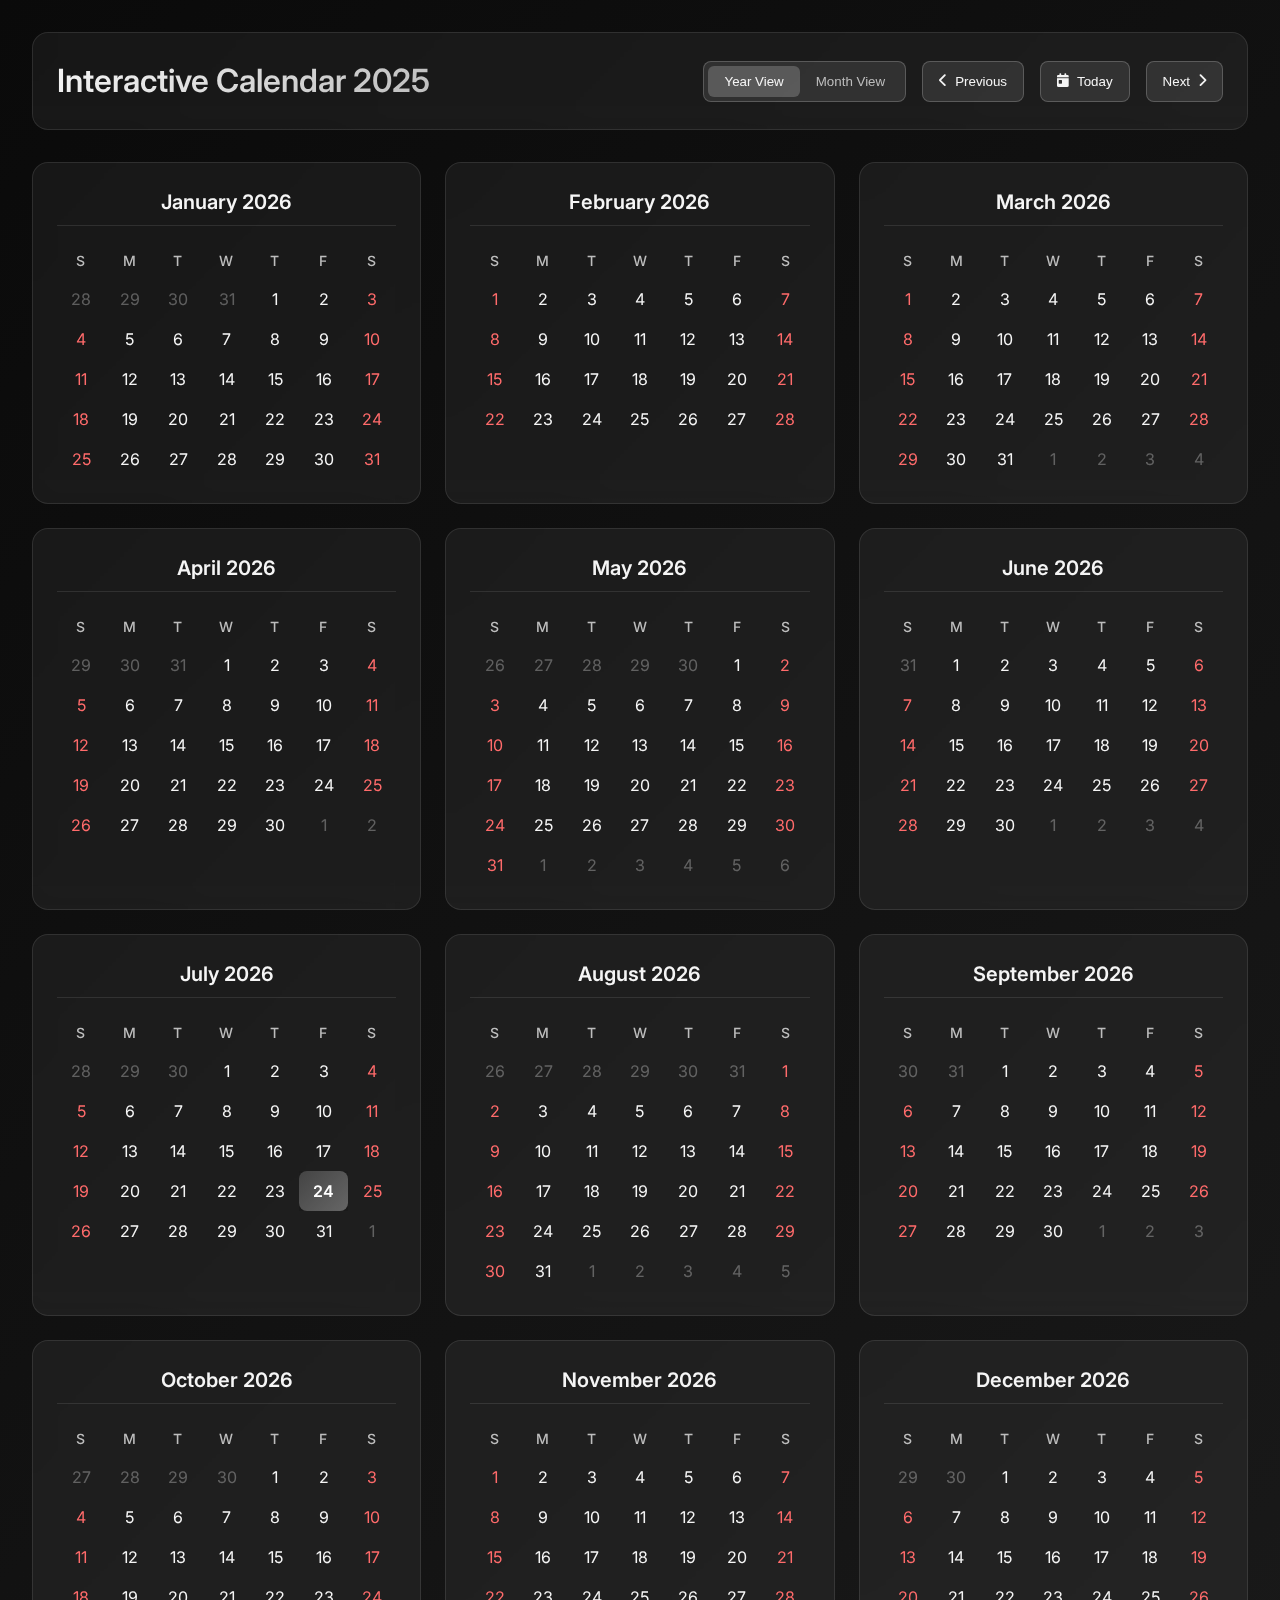
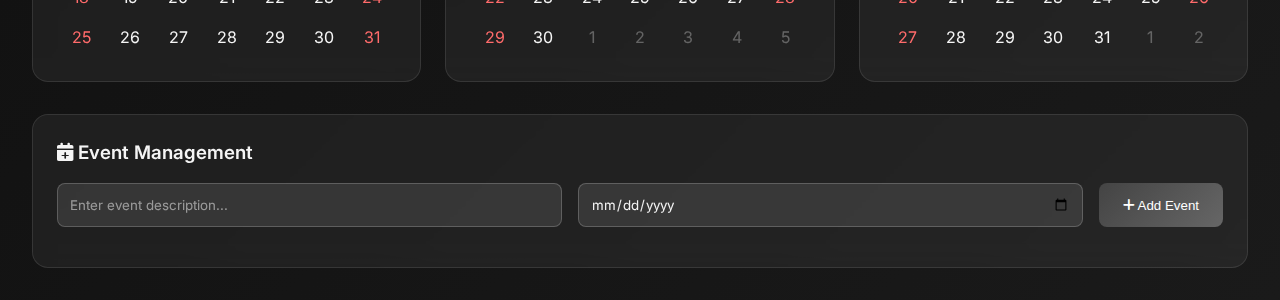
<file: projects/calendar.html>
<!DOCTYPE html>
<html lang="en">
<head>
  <meta charset="utf-8" />
  <meta name="viewport" content="width=device-width, initial-scale=1" />
  <title>Interactive Calendar</title>
  <meta name="description" content="A modern, interactive calendar with event management capabilities." />
  <meta name="robots" content="index, follow" />
  <link href="https://fonts.googleapis.com/css2?family=Inter:wght@300;400;500;600;700&display=swap" rel="stylesheet">
  <link rel="stylesheet" href="https://cdnjs.cloudflare.com/ajax/libs/font-awesome/6.0.0/css/all.min.css">
  <style>
    *,
    *:after,
    *:before {
      box-sizing: border-box;
    }

    html {
      line-height: 1.5;
      font-family: 'Inter', ui-sans-serif, system-ui, sans-serif;
      font-size: 16px;
      font-weight: 400;
      background: linear-gradient(135deg, #0a0a0a 0%, #1a1a1a 100%);
      color: #f5f5f5;
      scroll-behavior: smooth;
    }

    body {
      margin: 0;
      padding: 2rem;
      min-height: 100vh;
      display: flex;
      flex-direction: column;
    }

    .calendar-container {
      max-width: 1400px;
      margin: 0 auto;
      width: 100%;
    }

    .calendar-header {
      display: flex;
      justify-content: space-between;
      align-items: center;
      margin-bottom: 2rem;
      padding: 1.5rem;
      background: rgba(255, 255, 255, 0.05);
      border-radius: 16px;
      backdrop-filter: blur(10px);
      border: 1px solid rgba(255, 255, 255, 0.1);
    }

    .calendar-title {
      font-size: 2rem;
      font-weight: 600;
      margin: 0;
      background: linear-gradient(135deg, #f5f5f5 0%, #bdbdbd 100%);
      -webkit-background-clip: text;
      -webkit-text-fill-color: transparent;
      background-clip: text;
    }

    .calendar-controls {
      display: flex;
      align-items: center;
      gap: 1rem;
    }

    .control-btn {
      background: rgba(255, 255, 255, 0.1);
      border: 1px solid rgba(255, 255, 255, 0.2);
      color: #f5f5f5;
      padding: 0.75rem 1rem;
      border-radius: 8px;
      cursor: pointer;
      transition: all 0.3s ease;
      font-weight: 500;
      display: flex;
      align-items: center;
      gap: 0.5rem;
    }

    .control-btn:hover {
      background: rgba(255, 255, 255, 0.2);
      transform: translateY(-2px);
      box-shadow: 0 4px 12px rgba(0, 0, 0, 0.3);
    }

    .control-btn.active {
      background: linear-gradient(135deg, #444444 0%, #666666 100%);
      border-color: #666666;
    }

    .view-toggle {
      display: flex;
      background: rgba(255, 255, 255, 0.1);
      border-radius: 8px;
      padding: 0.25rem;
      border: 1px solid rgba(255, 255, 255, 0.2);
    }

    .view-toggle button {
      background: transparent;
      border: none;
      color: #bdbdbd;
      padding: 0.5rem 1rem;
      border-radius: 6px;
      cursor: pointer;
      transition: all 0.3s ease;
      font-weight: 500;
    }

    .view-toggle button.active {
      background: rgba(255, 255, 255, 0.2);
      color: #f5f5f5;
    }

    .calendar-grid {
      display: grid;
      gap: 1.5rem;
      margin-bottom: 2rem;
    }

    .month-card {
      background: rgba(255, 255, 255, 0.05);
      border: 1px solid rgba(255, 255, 255, 0.1);
      border-radius: 16px;
      padding: 1.5rem;
      backdrop-filter: blur(10px);
      transition: all 0.3s ease;
    }

    .month-card:hover {
      transform: translateY(-4px);
      border-color: rgba(255, 255, 255, 0.2);
      box-shadow: 0 12px 30px rgba(0, 0, 0, 0.3);
    }

    .month-header {
      font-size: 1.25rem;
      font-weight: 600;
      color: #f5f5f5;
      margin-bottom: 1rem;
      text-align: center;
      padding-bottom: 0.5rem;
      border-bottom: 1px solid rgba(255, 255, 255, 0.1);
    }

    .calendar-table {
      width: 100%;
      border-collapse: collapse;
      table-layout: fixed;
    }

    .calendar-table th {
      padding: 0.5rem 0;
      font-weight: 500;
      color: #bdbdbd;
      font-size: 0.875rem;
      text-transform: uppercase;
      letter-spacing: 0.5px;
      text-align: center;
      width: calc(100% / 7);
      box-sizing: border-box;
    }

          .calendar-table td {
        padding: 0.5rem;
        text-align: center;
        cursor: pointer;
        border-radius: 8px;
        transition: all 0.2s ease;
        position: relative;
        height: 2rem;
        vertical-align: middle;
        width: calc(100% / 7);
        box-sizing: border-box;
      }

    .calendar-table td:hover {
      background: rgba(255, 255, 255, 0.1);
    }

    .calendar-table td.other-month {
      color: rgba(255, 255, 255, 0.3);
    }

    .calendar-table td.current-month {
      color: #f5f5f5;
    }

    .calendar-table td.today {
      background: linear-gradient(135deg, #444444 0%, #666666 100%);
      color: #ffffff;
      font-weight: 600;
      box-shadow: 0 2px 8px rgba(0, 0, 0, 0.3);
    }

    .calendar-table td.weekend {
      color: #ff6b6b;
    }

    .calendar-table td.selected {
      background: rgba(255, 255, 255, 0.2);
      border: 2px solid #666666;
    }

    .calendar-table td.has-event::after {
      content: '';
      position: absolute;
      bottom: 2px;
      left: 50%;
      transform: translateX(-50%);
      width: 4px;
      height: 4px;
      background: #666666;
      border-radius: 50%;
    }

    .event-panel {
      background: rgba(255, 255, 255, 0.05);
      border: 1px solid rgba(255, 255, 255, 0.1);
      border-radius: 16px;
      padding: 1.5rem;
      backdrop-filter: blur(10px);
      margin-top: 2rem;
    }

    .event-panel h3 {
      margin: 0 0 1rem 0;
      color: #f5f5f5;
      font-weight: 600;
    }

    .event-form {
      display: flex;
      gap: 1rem;
      margin-bottom: 1rem;
    }

    .event-input {
      flex: 1;
      background: rgba(255, 255, 255, 0.1);
      border: 1px solid rgba(255, 255, 255, 0.2);
      color: #f5f5f5;
      padding: 0.75rem;
      border-radius: 8px;
      font-family: inherit;
    }

    .event-input::placeholder {
      color: rgba(255, 255, 255, 0.5);
    }

    .event-input:focus {
      outline: none;
      border-color: #666666;
      background: rgba(255, 255, 255, 0.15);
    }

    .event-btn {
      background: linear-gradient(135deg, #444444 0%, #666666 100%);
      color: #ffffff;
      border: none;
      padding: 0.75rem 1.5rem;
      border-radius: 8px;
      cursor: pointer;
      font-weight: 500;
      transition: all 0.3s ease;
    }

    .event-btn:hover {
      transform: translateY(-2px);
      box-shadow: 0 4px 12px rgba(0, 0, 0, 0.3);
    }

    .events-list {
      max-height: 200px;
      overflow-y: auto;
    }

    .event-item {
      display: flex;
      justify-content: space-between;
      align-items: center;
      padding: 0.75rem;
      background: rgba(255, 255, 255, 0.05);
      border-radius: 8px;
      margin-bottom: 0.5rem;
      border: 1px solid rgba(255, 255, 255, 0.1);
    }

    .event-item:hover {
      background: rgba(255, 255, 255, 0.1);
    }

    .event-text {
      color: #f5f5f5;
      font-weight: 500;
    }

    .event-date {
      color: #bdbdbd;
      font-size: 0.875rem;
    }

    .delete-btn {
      background: rgba(255, 107, 107, 0.2);
      color: #ff6b6b;
      border: 1px solid rgba(255, 107, 107, 0.3);
      padding: 0.25rem 0.5rem;
      border-radius: 4px;
      cursor: pointer;
      font-size: 0.75rem;
      transition: all 0.3s ease;
    }

    .delete-btn:hover {
      background: rgba(255, 107, 107, 0.3);
    }

    @media (max-width: 768px) {
      body {
        padding: 1rem;
      }

      .calendar-header {
        flex-direction: column;
        gap: 1rem;
        text-align: center;
      }

      .calendar-controls {
        flex-wrap: wrap;
        justify-content: center;
      }

      .calendar-grid {
        grid-template-columns: 1fr;
      }

      .event-form {
        flex-direction: column;
      }

      .month-card {
        padding: 1rem;
      }

      .calendar-table td {
        padding: 0.3rem;
        font-size: 0.9rem;
      }
    }

    @keyframes fadeIn {
      from { opacity: 0; transform: translateY(20px); }
      to { opacity: 1; transform: translateY(0); }
    }

    .month-card {
      animation: fadeIn 0.5s ease-out;
    }
  </style>
</head>
<body>
  <div class="calendar-container">
    <header class="calendar-header">
      <h1 class="calendar-title">Interactive Calendar <span id="current-year">2025</span></h1>
      
      <div class="calendar-controls">
        <div class="view-toggle">
          <button class="active" data-view="year">Year View</button>
          <button data-view="month">Month View</button>
        </div>
        
        <button class="control-btn" id="prev-btn">
          <i class="fas fa-chevron-left"></i>
          <span>Previous</span>
        </button>
        
        <button class="control-btn" id="today-btn">
          <i class="fas fa-calendar-day"></i>
          Today
        </button>
        
        <button class="control-btn" id="next-btn">
          <span>Next</span>
          <i class="fas fa-chevron-right"></i>
        </button>
      </div>
    </header>

    <div class="calendar-grid" id="calendar-grid"></div>

    <div class="event-panel">
      <h3><i class="fas fa-calendar-plus"></i> Event Management</h3>
      
      <div class="event-form">
        <input type="text" class="event-input" id="event-input" placeholder="Enter event description...">
        <input type="date" class="event-input" id="event-date">
        <button class="event-btn" id="add-event">
          <i class="fas fa-plus"></i>
          Add Event
        </button>
      </div>
      
      <div class="events-list" id="events-list"></div>
    </div>
  </div>

  <script>
    class InteractiveCalendar {
      constructor() {
        this.currentYear = new Date().getFullYear();
        this.currentMonth = new Date().getMonth();
        this.selectedDate = null;
        this.events = JSON.parse(localStorage.getItem('calendarEvents')) || {};
        this.currentView = 'year';
        
        this.init();
      }

      init() {
        this.renderCalendar();
        this.bindEvents();
        this.loadEvents();
      }

      renderCalendar() {
        const grid = document.getElementById('calendar-grid');
        grid.innerHTML = '';
        grid.style.gridTemplateColumns = this.currentView === 'year' ? 
          'repeat(auto-fit, minmax(300px, 1fr))' : '1fr';

        const monthNames = [
          'January', 'February', 'March', 'April', 'May', 'June',
          'July', 'August', 'September', 'October', 'November', 'December'
        ];

        if (this.currentView === 'year') {
          for (let month = 0; month < 12; month++) {
            const monthCard = this.createMonthCard(month, monthNames[month]);
            grid.appendChild(monthCard);
          }
        } else {
          const monthCard = this.createMonthCard(this.currentMonth, monthNames[this.currentMonth]);
          grid.appendChild(monthCard);
        }
      }

      createMonthCard(monthIndex, monthName) {
        const card = document.createElement('div');
        card.className = 'month-card';
        
        const header = document.createElement('div');
        header.className = 'month-header';
        header.textContent = `${monthName} ${this.currentYear}`;
        
        const table = this.createMonthTable(monthIndex);
        
        card.appendChild(header);
        card.appendChild(table);
        
        return card;
      }

      createMonthTable(monthIndex) {
        const table = document.createElement('table');
        table.className = 'calendar-table';
        
        const thead = document.createElement('thead');
        const headerRow = document.createElement('tr');
        const days = ['S', 'M', 'T', 'W', 'T', 'F', 'S'];
        
        days.forEach(day => {
          const th = document.createElement('th');
          th.textContent = day;
          headerRow.appendChild(th);
        });
        
        thead.appendChild(headerRow);
        table.appendChild(thead);
        
        const tbody = document.createElement('tbody');
        const weeks = this.getWeeksInMonth(monthIndex);
        
        weeks.forEach(week => {
          const row = document.createElement('tr');
          
          week.forEach(date => {
            const td = document.createElement('td');
            
            if (date) {
              td.textContent = date.getDate();
              td.dataset.date = date.toISOString().split('T')[0];
              td.title = `${date.toLocaleDateString()} (Day: ${date.getDay()})`;
              
              if (date.getMonth() !== monthIndex) {
                td.classList.add('other-month');
              } else {
                td.classList.add('current-month');
                
                const today = new Date();
                if (date.toDateString() === today.toDateString()) {
                  td.classList.add('today');
                }
                
                if (date.getDay() === 0 || date.getDay() === 6) {
                  td.classList.add('weekend');
                }
                
                const dateStr = date.toISOString().split('T')[0];
                if (this.events[dateStr]) {
                  td.classList.add('has-event');
                }
              }
              
              td.addEventListener('click', () => this.selectDate(date));
            }
            
            row.appendChild(td);
          });
          
          tbody.appendChild(row);
        });
        
        table.appendChild(tbody);
        return table;
      }

      getWeeksInMonth(monthIndex) {
        const year = this.currentYear;
        const firstDayOfMonth = new Date(year, monthIndex, 1);
        const lastDayOfMonth = new Date(year, monthIndex + 1, 0);
        
        // Start from the first day of the week that contains the 1st of the month
        const startDate = new Date(firstDayOfMonth);
        const firstDayOfWeek = firstDayOfMonth.getDay(); // 0 (Sunday) to 6 (Saturday)
        startDate.setDate(startDate.getDate() - firstDayOfWeek);
        
        const weeks = [];
        let currentDate = new Date(startDate);
        
        // Ensure we have enough weeks to cover the month (up to 6 weeks)
        while (currentDate <= lastDayOfMonth || weeks.length < 6) {
          const week = [];
          
          for (let i = 0; i < 7; i++) {
            week.push(new Date(currentDate));
            currentDate.setDate(currentDate.getDate() + 1);
          }
          
          weeks.push(week);
          
          // Stop if we've passed the last day and have at least 4 weeks
          if (currentDate > lastDayOfMonth && weeks.length >= 4) {
            break;
          }
        }
        
        return weeks;
      }

      selectDate(date) {
        this.selectedDate = date;
        
        document.querySelectorAll('.selected').forEach(el => {
          el.classList.remove('selected');
        });
        
        const dateStr = date.toISOString().split('T')[0];
        const cells = document.querySelectorAll(`[data-date="${dateStr}"]`);
        cells.forEach(cell => cell.classList.add('selected'));
        
        document.getElementById('event-date').value = dateStr;
      }

      bindEvents() {
        const prevBtn = document.getElementById('prev-btn');
        const nextBtn = document.getElementById('next-btn');
        
        prevBtn.addEventListener('click', () => {
          if (this.currentView === 'year') {
            this.currentYear--;
          } else {
            this.currentMonth--;
            if (this.currentMonth < 0) {
              this.currentMonth = 11;
              this.currentYear--;
            }
          }
          this.updateYear();
          this.renderCalendar();
        });
        
        nextBtn.addEventListener('click', () => {
          if (this.currentView === 'year') {
            this.currentYear++;
          } else {
            this.currentMonth++;
            if (this.currentMonth > 11) {
              this.currentMonth = 0;
              this.currentYear++;
            }
          }
          this.updateYear();
          this.renderCalendar();
        });
        
        document.getElementById('today-btn').addEventListener('click', () => {
          const today = new Date();
          this.currentYear = today.getFullYear();
          this.currentMonth = today.getMonth();
          this.updateYear();
          this.renderCalendar();
        });
        
        document.querySelectorAll('.view-toggle button').forEach(btn => {
          btn.addEventListener('click', (e) => {
            document.querySelectorAll('.view-toggle button').forEach(b => b.classList.remove('active'));
            e.target.classList.add('active');
            this.currentView = e.target.dataset.view;
            prevBtn.querySelector('span').textContent = this.currentView === 'year' ? 'Previous Year' : 'Previous Month';
            nextBtn.querySelector('span').textContent = this.currentView === 'year' ? 'Next Year' : 'Next Month';
            this.renderCalendar();
          });
        });
        
        document.getElementById('add-event').addEventListener('click', () => {
          this.addEvent();
        });
        
        document.addEventListener('keydown', (e) => {
          if (e.key === 'ArrowLeft') {
            if (this.currentView === 'year') {
              this.currentYear--;
            } else {
              this.currentMonth--;
              if (this.currentMonth < 0) {
                this.currentMonth = 11;
                this.currentYear--;
              }
            }
            this.updateYear();
            this.renderCalendar();
          } else if (e.key === 'ArrowRight') {
            if (this.currentView === 'year') {
              this.currentYear++;
            } else {
              this.currentMonth++;
              if (this.currentMonth > 11) {
                this.currentMonth = 0;
                this.currentYear++;
              }
            }
            this.updateYear();
            this.renderCalendar();
          }
        });
      }

      updateYear() {
        document.getElementById('current-year').textContent = this.currentYear;
      }

      addEvent() {
        const input = document.getElementById('event-input');
        const dateInput = document.getElementById('event-date');
        
        const eventText = input.value.trim();
        const eventDate = dateInput.value;
        
        if (!eventText || !eventDate) {
          alert('Please enter both event description and date');
          return;
        }
        
        if (!this.events[eventDate]) {
          this.events[eventDate] = [];
        }
        
        this.events[eventDate].push({
          id: Date.now(),
          text: eventText,
          date: eventDate
        });
        
        localStorage.setItem('calendarEvents', JSON.stringify(this.events));
        
        input.value = '';
        
        this.renderCalendar();
        this.loadEvents();
      }

      loadEvents() {
        const eventsList = document.getElementById('events-list');
        eventsList.innerHTML = '';
        
        const allEvents = [];
        Object.keys(this.events).forEach(date => {
          this.events[date].forEach(event => {
            allEvents.push({ ...event, date });
          });
        });
        
        allEvents.sort((a, b) => new Date(a.date) - new Date(b.date));
        
        allEvents.forEach(event => {
          const eventItem = document.createElement('div');
          eventItem.className = 'event-item';
          
          const eventText = document.createElement('div');
          eventText.className = 'event-text';
          eventText.textContent = event.text;
          
          const eventDate = document.createElement('div');
          eventDate.className = 'event-date';
          eventDate.textContent = new Date(event.date).toLocaleDateString();
          
          const deleteBtn = document.createElement('button');
          deleteBtn.className = 'delete-btn';
          deleteBtn.innerHTML = '<i class="fas fa-trash"></i>';
          deleteBtn.addEventListener('click', () => this.deleteEvent(event.id, event.date));
          
          eventItem.appendChild(eventText);
          eventItem.appendChild(eventDate);
          eventItem.appendChild(deleteBtn);
          
          eventsList.appendChild(eventItem);
        });
      }

      deleteEvent(eventId, eventDate) {
        this.events[eventDate] = this.events[eventDate].filter(event => event.id !== eventId);
        
        if (this.events[eventDate].length === 0) {
          delete this.events[eventDate];
        }
        
        localStorage.setItem('calendarEvents', JSON.stringify(this.events));
        this.renderCalendar();
        this.loadEvents();
      }
    }

    document.addEventListener('DOMContentLoaded', () => {
      new InteractiveCalendar();
    });
  </script>
</body>
</html>
</file>
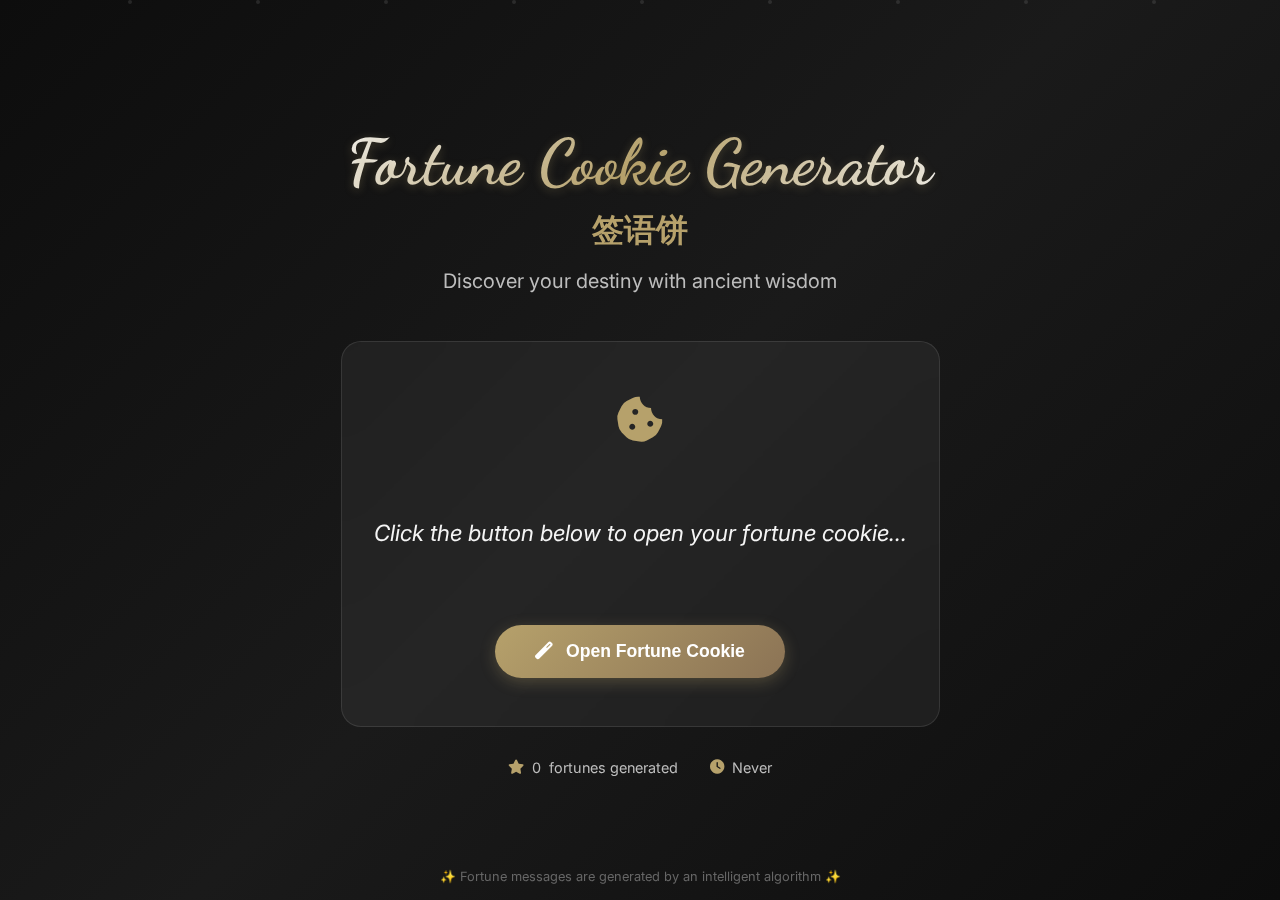
<file: projects/fortune-cookie-generator.html>
﻿<!DOCTYPE html>
<html lang="en">
<head>
    <meta charset="UTF-8">
    <meta name="viewport" content="width=device-width, initial-scale=1.0">
    <meta name="description" content="Generate your fortune with our interactive fortune cookie generator. Get personalized wisdom and predictions.">
    <meta name="author" content="Aditya Srivastava">
    <title>Fortune Cookie Generator - Your Digital Destiny</title>
    
    <!-- Google Fonts -->
    <link href="https://fonts.googleapis.com/css2?family=Inter:wght@300;400;500;600;700;800&family=Dancing+Script:wght@400;600;700&display=swap" rel="stylesheet">
    
    <!-- Font Awesome -->
    <link rel="stylesheet" href="https://cdnjs.cloudflare.com/ajax/libs/font-awesome/6.0.0/css/all.min.css">
    
    <style>
        * {
            margin: 0;
            padding: 0;
            box-sizing: border-box;
        }

        body {
            font-family: 'Inter', sans-serif;
            background: linear-gradient(135deg, #0d0d0d 0%, #1a1a1a 50%, #0d0d0d 100%);
            color: #f5f5f5;
            min-height: 100vh;
            display: flex;
            flex-direction: column;
            align-items: center;
            justify-content: center;
            position: relative;
            overflow-x: hidden;
        }

        /* Animated Background */
        .bg-particles {
            position: fixed;
            top: 0;
            left: 0;
            width: 100%;
            height: 100%;
            pointer-events: none;
            z-index: 1;
        }

        .particle {
            position: absolute;
            width: 4px;
            height: 4px;
            background: rgba(255, 255, 255, 0.1);
            border-radius: 50%;
            animation: float 20s infinite linear;
        }

        .particle:nth-child(1) { left: 10%; animation-delay: 0s; animation-duration: 20s; }
        .particle:nth-child(2) { left: 20%; animation-delay: 2s; animation-duration: 18s; }
        .particle:nth-child(3) { left: 30%; animation-delay: 4s; animation-duration: 22s; }
        .particle:nth-child(4) { left: 40%; animation-delay: 6s; animation-duration: 16s; }
        .particle:nth-child(5) { left: 50%; animation-delay: 8s; animation-duration: 24s; }
        .particle:nth-child(6) { left: 60%; animation-delay: 10s; animation-duration: 19s; }
        .particle:nth-child(7) { left: 70%; animation-delay: 12s; animation-duration: 21s; }
        .particle:nth-child(8) { left: 80%; animation-delay: 14s; animation-duration: 17s; }
        .particle:nth-child(9) { left: 90%; animation-delay: 16s; animation-duration: 23s; }

        @keyframes float {
            0% { transform: translateY(100vh) rotate(0deg); opacity: 0; }
            10% { opacity: 1; }
            90% { opacity: 1; }
            100% { transform: translateY(-100px) rotate(360deg); opacity: 0; }
        }

        .container {
            position: relative;
            z-index: 10;
            text-align: center;
            max-width: 800px;
            padding: 2rem;
        }

        .header {
            margin-bottom: 3rem;
            animation: fadeInDown 1s ease-out;
        }

        .title {
            font-family: 'Dancing Script', cursive;
            font-size: clamp(2.5rem, 5vw, 4rem);
            font-weight: 700;
            background: linear-gradient(135deg, #f5f5f5 0%, #b6a16b 50%, #f5f5f5 100%);
            -webkit-background-clip: text;
            -webkit-text-fill-color: transparent;
            background-clip: text;
            margin-bottom: 0.5rem;
            text-shadow: 0 2px 10px rgba(182, 161, 107, 0.3);
        }

        .subtitle {
            font-size: clamp(1rem, 2vw, 1.25rem);
            color: #bdbdbd;
            font-weight: 400;
            margin-bottom: 0.5rem;
        }

        .chinese-title {
            font-size: clamp(1.5rem, 3vw, 2rem);
            color: #b6a16b;
            font-weight: 600;
            margin-bottom: 1rem;
        }

        .cookie-container {
            background: rgba(255, 255, 255, 0.05);
            border: 1px solid rgba(255, 255, 255, 0.1);
            border-radius: 20px;
            padding: 3rem 2rem;
            margin: 2rem 0;
            backdrop-filter: blur(10px);
            position: relative;
            overflow: hidden;
            transition: all 0.3s ease;
            animation: fadeInUp 1s ease-out 0.3s both;
        }

        .cookie-container::before {
            content: '';
            position: absolute;
            top: 0;
            left: -100%;
            width: 100%;
            height: 100%;
            background: linear-gradient(90deg, transparent, rgba(182, 161, 107, 0.1), transparent);
            transition: left 0.5s;
        }

        .cookie-container:hover::before {
            left: 100%;
        }

        .cookie-container:hover {
            transform: translateY(-5px);
            border-color: rgba(182, 161, 107, 0.3);
            box-shadow: 0 20px 40px rgba(0, 0, 0, 0.3);
        }

        .fortune-icon {
            font-size: 3rem;
            color: #b6a16b;
            margin-bottom: 1.5rem;
            animation: pulse 2s infinite;
        }

        @keyframes pulse {
            0%, 100% { transform: scale(1); }
            50% { transform: scale(1.1); }
        }

        .message-container {
            min-height: 120px;
            display: flex;
            align-items: center;
            justify-content: center;
            margin-bottom: 2rem;
        }

        #message {
            font-size: clamp(1.1rem, 2.5vw, 1.4rem);
            font-style: italic;
            color: #f5f5f5;
            line-height: 1.6;
            max-width: 600px;
            opacity: 0;
            transform: translateY(20px);
            transition: all 0.5s ease;
        }

        #message.show {
            opacity: 1;
            transform: translateY(0);
        }

        .cookie-button {
            background: linear-gradient(135deg, #b6a16b 0%, #8b7355 100%);
            color: #ffffff;
            border: none;
            padding: 1rem 2.5rem;
            font-size: 1.1rem;
            font-weight: 600;
            border-radius: 50px;
            cursor: pointer;
            transition: all 0.3s ease;
            position: relative;
            overflow: hidden;
            box-shadow: 0 4px 15px rgba(182, 161, 107, 0.3);
        }

        .cookie-button::before {
            content: '';
            position: absolute;
            top: 0;
            left: -100%;
            width: 100%;
            height: 100%;
            background: linear-gradient(90deg, transparent, rgba(255, 255, 255, 0.2), transparent);
            transition: left 0.5s;
        }

        .cookie-button:hover::before {
            left: 100%;
        }

        .cookie-button:hover {
            transform: translateY(-3px);
            box-shadow: 0 8px 25px rgba(182, 161, 107, 0.4);
        }

        .cookie-button:active {
            transform: translateY(-1px);
        }

        .cookie-button i {
            margin-right: 0.5rem;
            transition: transform 0.3s ease;
        }

        .cookie-button:hover i {
            transform: rotate(15deg);
        }

        .stats {
            display: flex;
            justify-content: center;
            gap: 2rem;
            margin-top: 2rem;
            font-size: 0.9rem;
            color: #bdbdbd;
        }

        .stat {
            display: flex;
            align-items: center;
            gap: 0.5rem;
        }

        .stat i {
            color: #b6a16b;
        }

        .footer {
            position: fixed;
            bottom: 1rem;
            left: 50%;
            transform: translateX(-50%);
            font-size: 0.8rem;
            color: #666666;
            text-align: center;
            z-index: 10;
        }

        /* Animations */
        @keyframes fadeInDown {
            from {
                opacity: 0;
                transform: translateY(-30px);
            }
            to {
                opacity: 1;
                transform: translateY(0);
            }
        }

        @keyframes fadeInUp {
            from {
                opacity: 0;
                transform: translateY(30px);
            }
            to {
                opacity: 1;
                transform: translateY(0);
            }
        }

        @keyframes shake {
            0%, 100% { transform: translateX(0); }
            25% { transform: translateX(-5px); }
            75% { transform: translateX(5px); }
        }

        .shake {
            animation: shake 0.5s ease-in-out;
        }

        /* Loading animation */
        .loading {
            display: inline-block;
            width: 20px;
            height: 20px;
            border: 3px solid rgba(182, 161, 107, 0.3);
            border-radius: 50%;
            border-top-color: #b6a16b;
            animation: spin 1s ease-in-out infinite;
        }

        @keyframes spin {
            to { transform: rotate(360deg); }
        }

        /* Responsive Design */
        @media (max-width: 768px) {
            .container {
                padding: 1rem;
            }
            
            .cookie-container {
                padding: 2rem 1rem;
            }
            
            .stats {
                flex-direction: column;
                gap: 1rem;
            }
            
            .fortune-icon {
                font-size: 2.5rem;
            }
        }

        /* Cookie crack animation */
        .cookie-crack {
            position: absolute;
            top: 50%;
            left: 50%;
            transform: translate(-50%, -50%);
            font-size: 4rem;
            color: #b6a16b;
            opacity: 0;
            pointer-events: none;
            z-index: 20;
        }

        .cookie-crack.show {
            animation: crackEffect 0.6s ease-out;
        }

        @keyframes crackEffect {
            0% {
                opacity: 0;
                transform: translate(-50%, -50%) scale(0.5);
            }
            50% {
                opacity: 1;
                transform: translate(-50%, -50%) scale(1.2);
            }
            100% {
                opacity: 0;
                transform: translate(-50%, -50%) scale(1.5);
            }
        }
    </style>
</head>
<body>
    <!-- Animated Background -->
    <div class="bg-particles">
        <div class="particle"></div>
        <div class="particle"></div>
        <div class="particle"></div>
        <div class="particle"></div>
        <div class="particle"></div>
        <div class="particle"></div>
        <div class="particle"></div>
        <div class="particle"></div>
        <div class="particle"></div>
    </div>

    <div class="container">
        <header class="header">
            <h1 class="title">Fortune Cookie Generator</h1>
            <h2 class="chinese-title">签语饼</h2>
            <p class="subtitle">Discover your destiny with ancient wisdom</p>
        </header>

        <div class="cookie-container">
            <div class="fortune-icon">
                <i class="fas fa-cookie-bite"></i>
            </div>
            
            <div class="message-container">
                <div id="message">Click the button below to open your fortune cookie...</div>
            </div>
            
            <button class="cookie-button" onclick="makeCookie()">
                <i class="fas fa-magic"></i>
                Open Fortune Cookie
            </button>
        </div>

        <div class="stats">
            <div class="stat">
                <i class="fas fa-star"></i>
                <span id="fortune-count">0</span> fortunes generated
            </div>
            <div class="stat">
                <i class="fas fa-clock"></i>
                <span id="last-fortune">Never</span>
            </div>
        </div>
    </div>

    <!-- Cookie crack effect -->
    <div class="cookie-crack" id="cookie-crack">
        <i class="fas fa-cookie-bite"></i>
    </div>

    <footer class="footer">
        <p>✨ Fortune messages are generated by an intelligent algorithm ✨</p>
    </footer>

    <script>
        let fortuneCount = 0;
        let lastFortuneTime = 'Never';

        function makeCookie() {
            const button = document.querySelector('.cookie-button');
            const message = document.getElementById('message');
            const cookieCrack = document.getElementById('cookie-crack');
            
            // Disable button and show loading
            button.disabled = true;
            button.innerHTML = '<div class="loading"></div> Generating...';
            
            // Add shake animation to container
            document.querySelector('.cookie-container').classList.add('shake');
            
            // Show crack effect
            cookieCrack.classList.add('show');
            
            setTimeout(() => {
                // Generate new fortune
                const newFortune = cookieMessage();
                
                // Hide current message
                message.classList.remove('show');
                
                setTimeout(() => {
                    // Update message
                    message.innerHTML = newFortune;
                    message.classList.add('show');
                    
                    // Update stats
                    fortuneCount++;
                    document.getElementById('fortune-count').textContent = fortuneCount;
                    
                    const now = new Date();
                    lastFortuneTime = now.toLocaleTimeString();
                    document.getElementById('last-fortune').textContent = lastFortuneTime;
                    
                    // Re-enable button
                    button.disabled = false;
                    button.innerHTML = '<i class="fas fa-magic"></i> Open Fortune Cookie';
                    
                    // Remove animations
                    document.querySelector('.cookie-container').classList.remove('shake');
                    cookieCrack.classList.remove('show');
                }, 300);
            }, 1000);
        }

        function cookieMessage() {
            const OPTIONS = 36;
            let person;
            let char;
            let anim;
            let itm;

            switch (randomNumber(OPTIONS)) {
                case 0:
                    return `Make ${virtue()}, not ${misfortune()}.`;
                case 1:
                    return `The cure for ${misfortune()} is ${virtue()}.`;
                case 2:
                    person = personality();
                    return `${time()} you will meet ${article(person)} ${person} ${character()}.`;
                case 3:
                    char = character();
                    return `${startingPhrase()} ${article(char)} ${char} without ${virtue()} brings ${misfortune()}.`;
                case 4:
                    return `Replace ${misfortune()} with ${virtue()}.`;
                case 5:
                    return `Avoid ${personality()} people.`;
                case 6:
                    return `Your soul-mate's horoscope is the ${chineseHoroscope()}.`;
                case 7:
                    return `Be ${personality()} and you shall live with ${virtue()}.`;
                case 8:
                    return `Be ${personality()} and you shall have ${fortune()}.`;
                case 9:
                    return `${startingPhrase()} ${misfortune()} is bad.`;
                case 10:
                    return `${time()} you shall have ${fortune()}.`;
                case 11:
                    return `${startingPhrase()} ${vice()} does not bring ${fortune()}; ${virtue()} does.`;
                case 12:
                    return `If you have ${vice()}, you will get no ${fortune()}.`;
                case 13:
                    return `Fight ${vice()} with ${virtue()}.`;
                case 14:
                    return `You have a strong desire for ${fortune()}.`;
                case 15:
                    return `${time()} you should pursue your dreams.`;
                case 16:
                    return `${time()} you will get a pet ${animal()}.`;
                case 17:
                    anim = animal();
                    return `Your spirit animal is ${article(anim)} ${anim}.`;
                case 18:
                    person = personality();
                    return `In your previous life you were ${article(person)} ${person} ${animal()}.`;
                case 19:
                    anim = animal();
                    return `You have the ${virtue()} of ${article(anim)} ${anim}.`;
                case 20:
                    person = personality();
                    return `${time()} you will face ${article(person)} ${person} ${character()}.`;
                case 21:
                    return `Don't let ${vice()} get in the way of your ${fortune()}.`;
                case 22:
                    person = personality();
                    return `${startingPhrase()} ${article(person)} ${person} army is sure to win.`
                case 23:
                    return `No ${character()} is perfect.`;
                case 24:
                    return `In ${misfortune()}, we see true ${virtue()}.`;
                case 25:
                    return `Serious ${misfortune()} will bypass you.`;
                case 26:
                    return `Worry not, for ${misfortune()} is behind you. Ahead, you will find only ${fortune()}.`;
                case 27:
                    return `${time()} ${misfortune()} will fall upon your country.`;
                case 28:
                    return `${startingPhrase()} only those who dare to be ${personality()} get ${fortune()}.`;
                case 29:
                    return `The ${personality()} will get ${virtue()}.`;
                case 30:
                    return `${time()} a ${character()} will give you ${fortune()}.`
                case 31:
                    itm = item();
                    return `You will sell ${article(itm)} ${itm} for ${fortune()}.`;
                case 32:
                    person = personality();
                    itm = item();
                    return `${time()} ${article(person)} ${person} ${character()} will give you ${article(itm)} ${itm}.`;
                case 33:
                    char = character();
                    itm = item();
                    return `Give ${article(char)} ${char} in need some ${itm}.`;
                case 34:
                    return `${startingPhrase()} ${fortune()} is worth more than some ${item()}.`;
                case 35:
                    char = character();
                    return `${time()} ${article(char)} ${char} will steal your ${item()}.`;
                case 36:
                    return `The ${personality()} shall inherit the ${fortune()}.`;
            }
        }

        function randomNumber(choiceNum) {
            let rng = Math.random();
            let rn = Math.floor(rng * choiceNum);
            return rn;
        }

        function selectFromList(list) {
            let options = list.length;
            let number = randomNumber(options);
            return list[number];
        }

        function article(word) {
            let vowelRegex = '^[aieou].*';
            let isVowel = word.match(vowelRegex);
            return isVowel ? 'an' : 'a';
        }

        function startingPhrase() {
            const LIST = [
                'It is known that', 'Remember,', 'A wise old man once said:', 'As a matter of fact,', 'I hate to say this, but',
                'There\'s no denying that', 'An old chinese proverb says:', 'By the way,'
            ];
            return selectFromList(LIST);
        }

        function virtue() {
            const LIST = [
                'wisdom', 'temperance', 'justice', 'humour', 'dignity',
                'mercy', 'gravity', 'humanity', 'selflessness', 'nobility',
                'chastity', 'temperance', 'charity', 'diligence', 'patience',
                'kindness', 'humility', 'sincerity', 'tranquility', 'empathy',
                'beauty',
            ];
            return selectFromList(LIST);
        }

        function vice() {
            const LIST = [
                'anger', 'arrogance', 'envy', 'gluttony', 'greed',
                'lust', 'sloth', 'cowardice', 'disloyalty', 'doubt',
                'injustice', 'jelousy', 'vanity', 'wrath',
            ];
            return selectFromList(LIST);
        }

        function misfortune() {
            const LIST = [
                'sickness', 'poverty', 'disaster', 'taxes', 'inequality',
                'war', 'conflict', 'hunger', 'trouble', 'drough',
                'plague', 'crime', 'unhappiness', 'misfortune',
            ];
            return selectFromList(LIST);
        }

        function fortune() {
            const LIST = [
                'fortune', 'wealth', 'love', 'friendship', 'cookies',
                'happiness', 'joy', 'gold', 'bitcoins',
            ];
            return selectFromList(LIST);
        }

        function time() {
            const LIST = [
                'Today', 'Tomorrow', 'Soon', 'Sometime', 'In the year of the ' + chineseHoroscope(),
            ];
            return selectFromList(LIST);
        }

        function chineseHoroscope() {
            const LIST = [
                'Rat', 'Ox', 'Tiger', 'Rabbit', 'Dragon', 'Snake',
                'Horse', 'Goat', 'Monkey', 'Rooster', 'Dog', 'Pig',
            ];
            return selectFromList(LIST);
        }

        function personality() {
            const LIST = [
                'adventurous', 'alert', 'athletic', 'balanced', 'brilliant',
                'calm', 'caring', 'charismatic', 'clever', 'creative',
                'curious', 'daring', 'dramatic', 'educated', 'empathetic',
                'fair', 'friendly', 'gentle', 'hardworking', 'happy',
                'humourous', 'kind', 'liberal', 'logical', 'mature',
                'loyal', 'modest', 'organized', 'patriotic', 'perfectionist',
                'popular', 'protective', 'relaxed', 'strong', 'sweet',
                'wise', 'agressive', 'ambitious', 'amusing', 'busy',
                'casual', 'complex', 'cute', 'invisible', 'political',
                'tough', 'unpatriotic', 'angry', 'anxious', 'barbaric',
                'crazy', 'cruel', 'cynical', 'dirty', 'dogmatic',
                'foolish', 'gloomy', 'grim', 'hostile', 'lazy',
                'odd', 'paranoid', 'shy', 'stupid', 'weak',
            ];
            return selectFromList(LIST);
        }

        function character() {
            const LIST = [
                'person', 'man', 'woman', 'boy', 'girl',
                'child', animal(),
            ];
            return selectFromList(LIST);
        }

        function animal() {
            const LIST = [
                'dolphin', 'cat', 'dog', 'giraffe', 'red panda',
                'wolf', 'tiger', 'elephant', 'monkey', 'horse',
                'panda', 'turtle', 'penguin',
            ];
            return selectFromList(LIST);
        }

        function item() {
            const LIST = [
                'book', 'coin', 'sword', 'fortune cookie', 'cup',
                'silk', 'camera', 'pen', 'scroll', 'ring',
                'toilet paper', 'ball', 'bell', 'drink', 'hammer',
                'essay', 'cheese', 'food',
            ];
            return selectFromList(LIST);
        }

        // Initialize the page
        document.addEventListener('DOMContentLoaded', function() {
            // Show initial message with animation
            setTimeout(() => {
                document.getElementById('message').classList.add('show');
            }, 500);
        });
    </script>
</body>
</html>
</file>
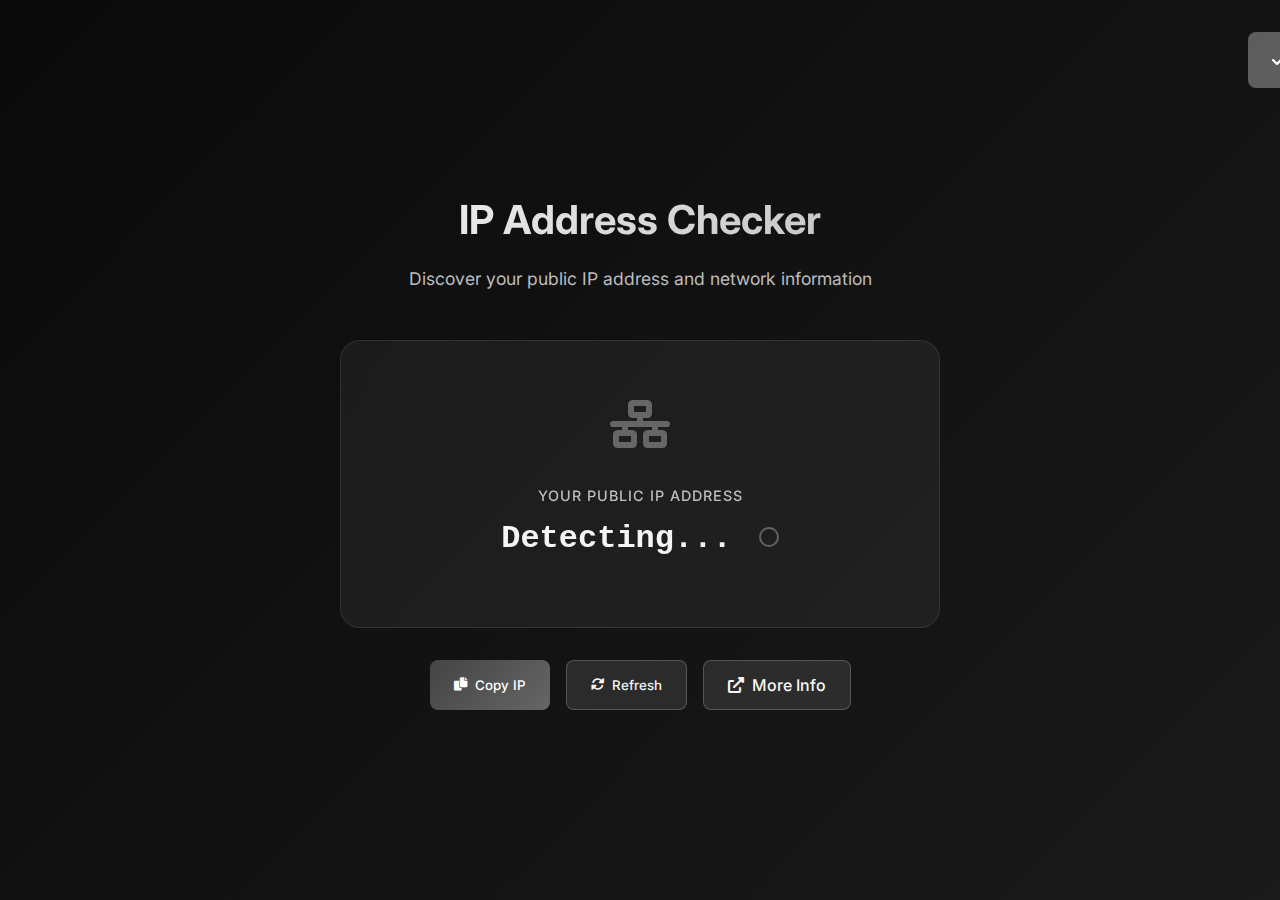
<file: projects/ip.html>
<!DOCTYPE html>
<html lang="en">
<head>
    <meta charset="UTF-8">
    <meta name="viewport" content="width=device-width, initial-scale=1.0">
    <meta name="description" content="Find out your IP address and network information">
    <meta name="author" content="Aditya Srivastava">
    <title>IP Address Checker</title>
    <link href="https://fonts.googleapis.com/css2?family=Inter:wght@300;400;500;600;700&display=swap" rel="stylesheet">
    <link rel="stylesheet" href="https://cdnjs.cloudflare.com/ajax/libs/font-awesome/6.0.0/css/all.min.css">
    <style>
        *,
        *:after,
        *:before {
            box-sizing: border-box;
        }

        html {
            line-height: 1.5;
            font-family: 'Inter', ui-sans-serif, system-ui, sans-serif;
            font-size: 16px;
            font-weight: 400;
            background: linear-gradient(135deg, #0a0a0a 0%, #1a1a1a 100%);
            color: #f5f5f5;
            scroll-behavior: smooth;
            min-height: 100vh;
        }

        body {
            margin: 0;
            padding: 2rem;
            min-height: 100vh;
            display: flex;
            flex-direction: column;
            justify-content: center;
            align-items: center;
        }

        .container {
            max-width: 600px;
            width: 100%;
            text-align: center;
        }

        /* Header */
        .header {
            margin-bottom: 3rem;
        }

        .title {
            font-size: 2.5rem;
            font-weight: 700;
            margin: 0 0 1rem 0;
            background: linear-gradient(135deg, #f5f5f5 0%, #bdbdbd 100%);
            -webkit-background-clip: text;
            -webkit-text-fill-color: transparent;
            background-clip: text;
        }

        .subtitle {
            font-size: 1.1rem;
            color: #bdbdbd;
            margin: 0;
            font-weight: 400;
        }

        /* Main IP Display */
        .ip-card {
            background: rgba(255, 255, 255, 0.05);
            border: 1px solid rgba(255, 255, 255, 0.1);
            border-radius: 20px;
            padding: 3rem 2rem;
            backdrop-filter: blur(10px);
            margin-bottom: 2rem;
            transition: all 0.3s ease;
            position: relative;
            overflow: hidden;
        }

        .ip-card::before {
            content: '';
            position: absolute;
            top: 0;
            left: -100%;
            width: 100%;
            height: 100%;
            background: linear-gradient(90deg, transparent, rgba(255, 255, 255, 0.1), transparent);
            transition: left 0.5s;
        }

        .ip-card:hover::before {
            left: 100%;
        }

        .ip-card:hover {
            transform: translateY(-4px);
            border-color: rgba(255, 255, 255, 0.2);
            box-shadow: 0 20px 40px rgba(0, 0, 0, 0.3);
        }

        .ip-icon {
            font-size: 3rem;
            color: #666666;
            margin-bottom: 1.5rem;
            transition: transform 0.3s ease;
        }

        .ip-card:hover .ip-icon {
            transform: scale(1.1);
        }

        .ip-label {
            font-size: 0.9rem;
            color: #bdbdbd;
            text-transform: uppercase;
            letter-spacing: 1px;
            margin-bottom: 0.5rem;
            font-weight: 500;
        }

        .ip-address {
            font-size: 2rem;
            font-weight: 600;
            color: #f5f5f5;
            margin: 0 0 1rem 0;
            font-family: 'Courier New', monospace;
            word-break: break-all;
        }

        .loading {
            display: inline-block;
            width: 20px;
            height: 20px;
            border: 2px solid rgba(255, 255, 255, 0.3);
            border-radius: 50%;
            border-top-color: #666666;
            animation: spin 1s ease-in-out infinite;
            margin-left: 0.5rem;
        }

        @keyframes spin {
            to { transform: rotate(360deg); }
        }

        /* Network Info */
        .network-info {
            display: grid;
            grid-template-columns: repeat(auto-fit, minmax(200px, 1fr));
            gap: 1rem;
            margin-bottom: 2rem;
        }

        .info-card {
            background: rgba(255, 255, 255, 0.05);
            border: 1px solid rgba(255, 255, 255, 0.1);
            border-radius: 12px;
            padding: 1.5rem;
            transition: all 0.3s ease;
        }

        .info-card:hover {
            background: rgba(255, 255, 255, 0.08);
            transform: translateY(-2px);
        }

        .info-icon {
            font-size: 1.5rem;
            color: #666666;
            margin-bottom: 0.5rem;
        }

        .info-label {
            font-size: 0.8rem;
            color: #bdbdbd;
            text-transform: uppercase;
            letter-spacing: 0.5px;
            margin-bottom: 0.5rem;
            font-weight: 500;
        }

        .info-value {
            font-size: 1rem;
            color: #f5f5f5;
            font-weight: 500;
        }

        /* Action Buttons */
        .actions {
            display: flex;
            gap: 1rem;
            justify-content: center;
            flex-wrap: wrap;
        }

        .btn {
            background: linear-gradient(135deg, #444444 0%, #666666 100%);
            color: #ffffff;
            border: none;
            padding: 0.75rem 1.5rem;
            border-radius: 8px;
            cursor: pointer;
            font-weight: 500;
            transition: all 0.3s ease;
            display: flex;
            align-items: center;
            gap: 0.5rem;
            text-decoration: none;
            font-family: inherit;
        }

        .btn:hover {
            transform: translateY(-2px);
            box-shadow: 0 8px 20px rgba(0, 0, 0, 0.3);
        }

        .btn-secondary {
            background: rgba(255, 255, 255, 0.1);
            border: 1px solid rgba(255, 255, 255, 0.2);
            color: #f5f5f5;
        }

        .btn-secondary:hover {
            background: rgba(255, 255, 255, 0.2);
        }

        /* Copy Notification */
        .copy-notification {
            position: fixed;
            top: 2rem;
            right: 2rem;
            background: rgba(102, 102, 102, 0.9);
            color: #ffffff;
            padding: 1rem 1.5rem;
            border-radius: 8px;
            backdrop-filter: blur(10px);
            transform: translateX(100%);
            transition: transform 0.3s ease;
            z-index: 1000;
        }

        .copy-notification.show {
            transform: translateX(0);
        }

        /* Error State */
        .error {
            color: #ff6b6b;
            background: rgba(255, 107, 107, 0.1);
            border: 1px solid rgba(255, 107, 107, 0.3);
            padding: 1rem;
            border-radius: 8px;
            margin-bottom: 1rem;
        }

        /* Responsive Design */
        @media (max-width: 768px) {
            body {
                padding: 1rem;
            }

            .title {
                font-size: 2rem;
            }

            .ip-card {
                padding: 2rem 1.5rem;
            }

            .ip-address {
                font-size: 1.5rem;
            }

            .network-info {
                grid-template-columns: 1fr;
            }

            .actions {
                flex-direction: column;
                align-items: center;
            }

            .btn {
                width: 100%;
                max-width: 300px;
                justify-content: center;
            }
        }

        /* Animations */
        @keyframes fadeInUp {
            from {
                opacity: 0;
                transform: translateY(30px);
            }
            to {
                opacity: 1;
                transform: translateY(0);
            }
        }

        .container {
            animation: fadeInUp 0.6s ease-out;
        }
    </style>
</head>
<body>
    <div class="container">
        <!-- Header -->
        <div class="header">
            <h1 class="title">IP Address Checker</h1>
            <p class="subtitle">Discover your public IP address and network information</p>
        </div>

        <!-- Main IP Display -->
        <div class="ip-card">
            <div class="ip-icon">
                <i class="fas fa-network-wired"></i>
            </div>
            <div class="ip-label">Your Public IP Address</div>
            <div class="ip-address" id="ip-address">
                <span id="ip-text">Detecting...</span>
                <span class="loading" id="loading"></span>
            </div>
        </div>

        <!-- Network Information -->
        <div class="network-info" id="network-info" style="display: none;">
            <div class="info-card">
                <div class="info-icon">
                    <i class="fas fa-globe"></i>
                </div>
                <div class="info-label">Country</div>
                <div class="info-value" id="country">-</div>
            </div>
            
            <div class="info-card">
                <div class="info-icon">
                    <i class="fas fa-map-marker-alt"></i>
                </div>
                <div class="info-label">City</div>
                <div class="info-value" id="city">-</div>
            </div>
            
            <div class="info-card">
                <div class="info-icon">
                    <i class="fas fa-building"></i>
                </div>
                <div class="info-label">ISP</div>
                <div class="info-value" id="isp">-</div>
            </div>
            
            <div class="info-card">
                <div class="info-icon">
                    <i class="fas fa-clock"></i>
                </div>
                <div class="info-label">Timezone</div>
                <div class="info-value" id="timezone">-</div>
            </div>
        </div>

        <!-- Action Buttons -->
        <div class="actions">
            <button class="btn" id="copy-btn" onclick="copyIP()">
                <i class="fas fa-copy"></i>
                Copy IP
            </button>
            <button class="btn btn-secondary" id="refresh-btn" onclick="refreshIP()">
                <i class="fas fa-sync-alt"></i>
                Refresh
            </button>
            <a href="https://whatismyipaddress.com/" target="_blank" class="btn btn-secondary">
                <i class="fas fa-external-link-alt"></i>
                More Info
            </a>
        </div>
    </div>

    <!-- Copy Notification -->
    <div class="copy-notification" id="copy-notification">
        <i class="fas fa-check"></i>
        IP address copied to clipboard!
    </div>

    <script>
        class IPChecker {
            constructor() {
                this.ipAddress = null;
                this.networkInfo = null;
                this.init();
            }

            async init() {
                await this.getIPAddress();
                this.bindEvents();
            }

            async getIPAddress() {
                try {
                    // Method 1: Try using ipapi.co (more reliable)
                    const response = await fetch('https://ipapi.co/json/');
                    const data = await response.json();
                    
                    this.ipAddress = data.ip;
                    this.networkInfo = {
                        country: data.country_name || 'Unknown',
                        city: data.city || 'Unknown',
                        isp: data.org || 'Unknown',
                        timezone: data.timezone || 'Unknown'
                    };
                    
                    this.updateDisplay();
                } catch (error) {
                    console.log('ipapi.co failed, trying fallback method...');
                    await this.getIPFallback();
                }
            }

            async getIPFallback() {
                try {
                    // Method 2: Try using ipify.org
                    const response = await fetch('https://api.ipify.org?format=json');
                    const data = await response.json();
                    
                    this.ipAddress = data.ip;
                    this.networkInfo = {
                        country: 'Unknown',
                        city: 'Unknown',
                        isp: 'Unknown',
                        timezone: 'Unknown'
                    };
                    
                    this.updateDisplay();
                } catch (error) {
                    console.log('ipify.org failed, trying STUN method...');
                    this.getIPSTUN();
                }
            }

            getIPSTUN() {
                // Method 3: STUN method (original method)
                const pc = new (window.RTCPeerConnection || window.mozRTCPeerConnection || window.webkitRTCPeerConnection)({
                    iceServers: [{urls: 'stun:stun.l.google.com:19302'}]
                });
                
                const ipRegex = /([0-9]{1,3}(\.[0-9]{1,3}){3}|[a-f0-9]{1,4}(:[a-f0-9]{1,4}){7})/g;
                
                pc.createDataChannel('');
                pc.createOffer((offer) => {
                    pc.setLocalDescription(offer, () => {}, () => {});
                }, () => {});
                
                pc.onicecandidate = (event) => {
                    if (event && event.candidate && event.candidate.candidate) {
                        const match = event.candidate.candidate.match(ipRegex);
                        if (match) {
                            this.ipAddress = match[0];
                            this.networkInfo = {
                                country: 'Unknown',
                                city: 'Unknown',
                                isp: 'Unknown',
                                timezone: 'Unknown'
                            };
                            this.updateDisplay();
                        }
                    }
                };
            }

            updateDisplay() {
                const ipText = document.getElementById('ip-text');
                const loading = document.getElementById('loading');
                const networkInfo = document.getElementById('network-info');
                
                if (this.ipAddress) {
                    ipText.textContent = this.ipAddress;
                    loading.style.display = 'none';
                    networkInfo.style.display = 'grid';
                    
                    // Update network info
                    document.getElementById('country').textContent = this.networkInfo.country;
                    document.getElementById('city').textContent = this.networkInfo.city;
                    document.getElementById('isp').textContent = this.networkInfo.isp;
                    document.getElementById('timezone').textContent = this.networkInfo.timezone;
                } else {
                    ipText.textContent = 'Failed to detect IP';
                    loading.style.display = 'none';
                }
            }

            bindEvents() {
                document.getElementById('refresh-btn').addEventListener('click', () => {
                    this.refresh();
                });
            }

            async refresh() {
                const ipText = document.getElementById('ip-text');
                const loading = document.getElementById('loading');
                const networkInfo = document.getElementById('network-info');
                
                ipText.textContent = 'Detecting...';
                loading.style.display = 'inline-block';
                networkInfo.style.display = 'none';
                
                this.ipAddress = null;
                this.networkInfo = null;
                
                await this.getIPAddress();
            }
        }

        // Copy IP to clipboard
        function copyIP() {
            const ipText = document.getElementById('ip-text');
            const ip = ipText.textContent;
            
            if (ip && ip !== 'Detecting...' && ip !== 'Failed to detect IP') {
                navigator.clipboard.writeText(ip).then(() => {
                    showNotification();
                }).catch(() => {
                    // Fallback for older browsers
                    const textArea = document.createElement('textarea');
                    textArea.value = ip;
                    document.body.appendChild(textArea);
                    textArea.select();
                    document.execCommand('copy');
                    document.body.removeChild(textArea);
                    showNotification();
                });
            }
        }

        function showNotification() {
            const notification = document.getElementById('copy-notification');
            notification.classList.add('show');
            
            setTimeout(() => {
                notification.classList.remove('show');
            }, 3000);
        }

        // Initialize IP checker
        document.addEventListener('DOMContentLoaded', () => {
            new IPChecker();
        });
    </script>
</body>
</html>
</file>
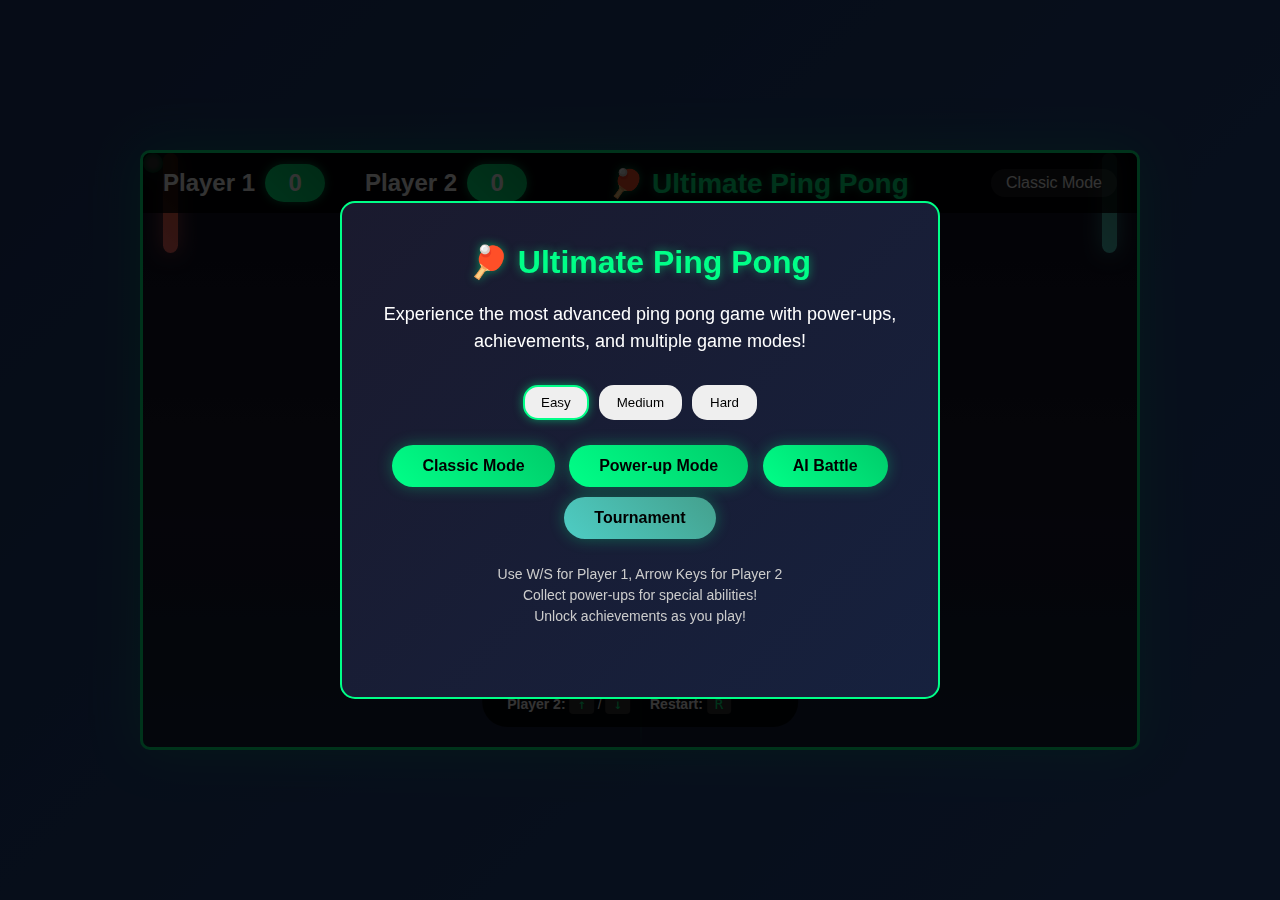
<file: projects/ping-pong.html>
<!DOCTYPE html>
<html lang="en">
<head>
    <meta charset="UTF-8">
    <meta name="viewport" content="width=device-width, initial-scale=1.0">
    <meta name="description" content="Advanced Ping Pong game with power-ups, multiple modes, and enhanced graphics">
    <meta name="author" content="Osman Fikret Ceylan">
    <meta name="github" content="ofcyln">
    <title>Ultimate Ping Pong</title>
    <style>
        * {
            margin: 0;
            padding: 0;
            box-sizing: border-box;
        }

        body {
            font-family: 'Arial', sans-serif;
            background: linear-gradient(135deg, #1e3c72 0%, #2a5298 100%);
            overflow: hidden;
            height: 100vh;
            display: flex;
            flex-direction: column;
            align-items: center;
            justify-content: center;
        }

        .game-container {
            position: relative;
            width: 1000px;
            height: 600px;
            background: linear-gradient(180deg, #0f0f23 0%, #1a1a2e 50%, #16213e 100%);
            border: 3px solid #00ff88;
            border-radius: 10px;
            box-shadow: 0 0 50px rgba(0, 255, 136, 0.3);
            overflow: hidden;
        }

        .game-header {
            position: absolute;
            top: 0;
            left: 0;
            right: 0;
            height: 60px;
            background: rgba(0, 0, 0, 0.8);
            display: flex;
            justify-content: space-between;
            align-items: center;
            padding: 0 20px;
            z-index: 100;
        }

        .score-display {
            display: flex;
            gap: 40px;
            color: #fff;
            font-size: 24px;
            font-weight: bold;
        }

        .player-score {
            display: flex;
            align-items: center;
            gap: 10px;
        }

        .score-value {
            background: linear-gradient(45deg, #00ff88, #00cc6a);
            padding: 5px 15px;
            border-radius: 20px;
            min-width: 60px;
            text-align: center;
            box-shadow: 0 0 10px rgba(0, 255, 136, 0.5);
        }

        .game-title {
            color: #00ff88;
            font-size: 28px;
            font-weight: bold;
            text-shadow: 0 0 10px rgba(0, 255, 136, 0.5);
        }

        .game-mode {
            color: #fff;
            font-size: 16px;
            background: rgba(255, 255, 255, 0.1);
            padding: 5px 15px;
            border-radius: 15px;
        }

        .game-area {
            position: relative;
            width: 100%;
            height: 100%;
        }

        .center-line {
            position: absolute;
            left: 50%;
            top: 60px;
            bottom: 0;
            width: 2px;
            background: linear-gradient(to bottom, transparent, #00ff88, transparent);
            animation: pulse 2s infinite;
        }

        @keyframes pulse {
            0%, 100% { opacity: 0.3; }
            50% { opacity: 1; }
        }

        .paddle {
            position: absolute;
            width: 15px;
            height: 100px;
            border-radius: 8px;
            transition: all 0.1s ease;
        }

        .paddle.left {
            left: 20px;
            background: linear-gradient(45deg, #ff6b6b, #ee5a24);
            box-shadow: 0 0 20px rgba(255, 107, 107, 0.6);
        }

        .paddle.right {
            right: 20px;
            background: linear-gradient(45deg, #4ecdc4, #44a08d);
            box-shadow: 0 0 20px rgba(78, 205, 196, 0.6);
        }

        .paddle.super {
            box-shadow: 0 0 30px rgba(255, 215, 0, 0.8);
            animation: superPulse 0.5s infinite;
        }

        @keyframes superPulse {
            0%, 100% { box-shadow: 0 0 30px rgba(255, 215, 0, 0.8); }
            50% { box-shadow: 0 0 50px rgba(255, 215, 0, 1); }
        }

        .ball {
            position: absolute;
            width: 20px;
            height: 20px;
            background: radial-gradient(circle, #fff 30%, #00ff88 70%);
            border-radius: 50%;
            box-shadow: 0 0 20px rgba(0, 255, 136, 0.8);
            transition: all 0.1s ease;
        }

        .ball.fire {
            background: radial-gradient(circle, #fff 20%, #ff6b6b 50%, #ff4757 80%);
            box-shadow: 0 0 30px rgba(255, 107, 107, 0.9);
            animation: fireBall 0.3s infinite;
        }

        @keyframes fireBall {
            0%, 100% { box-shadow: 0 0 30px rgba(255, 107, 107, 0.9); }
            50% { box-shadow: 0 0 50px rgba(255, 107, 107, 1); }
        }

        .power-up {
            position: absolute;
            width: 30px;
            height: 30px;
            border-radius: 50%;
            animation: float 2s ease-in-out infinite;
            cursor: pointer;
        }

        @keyframes float {
            0%, 100% { transform: translateY(0px); }
            50% { transform: translateY(-10px); }
        }

        .power-up.speed {
            background: linear-gradient(45deg, #ff9ff3, #f368e0);
            box-shadow: 0 0 15px rgba(255, 159, 243, 0.8);
        }

        .power-up.size {
            background: linear-gradient(45deg, #54a0ff, #2e86de);
            box-shadow: 0 0 15px rgba(84, 160, 255, 0.8);
        }

        .power-up.slow {
            background: linear-gradient(45deg, #ffd32a, #ffb142);
            box-shadow: 0 0 15px rgba(255, 211, 42, 0.8);
        }

        .power-up.fire {
            background: linear-gradient(45deg, #ff6b6b, #ff4757);
            box-shadow: 0 0 15px rgba(255, 107, 107, 0.8);
        }

        .power-up.multi {
            background: linear-gradient(45deg, #a55eea, #8b5cf6);
            box-shadow: 0 0 15px rgba(165, 94, 234, 0.8);
        }

        .power-up.shield {
            background: linear-gradient(45deg, #26de81, #20bf6b);
            box-shadow: 0 0 15px rgba(38, 222, 129, 0.8);
        }

        .particle {
            position: absolute;
            width: 4px;
            height: 4px;
            background: #00ff88;
            border-radius: 50%;
            pointer-events: none;
            animation: fadeOut 1s ease-out forwards;
        }

        @keyframes fadeOut {
            to {
                opacity: 0;
                transform: scale(0);
            }
        }

        .achievement {
            position: fixed;
            top: 20px;
            right: 20px;
            background: linear-gradient(45deg, #00ff88, #00cc6a);
            color: #000;
            padding: 15px 20px;
            border-radius: 10px;
            font-weight: bold;
            transform: translateX(400px);
            transition: transform 0.5s ease;
            z-index: 1000;
        }

        .achievement.show {
            transform: translateX(0);
        }

        .modal {
            position: fixed;
            top: 0;
            left: 0;
            width: 100%;
            height: 100%;
            background: rgba(0, 0, 0, 0.8);
            display: flex;
            align-items: center;
            justify-content: center;
            z-index: 1000;
        }

        .modal-content {
            background: linear-gradient(135deg, #1a1a2e, #16213e);
            border: 2px solid #00ff88;
            border-radius: 15px;
            padding: 40px;
            text-align: center;
            color: #fff;
            max-width: 600px;
            width: 90%;
        }

        .modal h2 {
            color: #00ff88;
            font-size: 32px;
            margin-bottom: 20px;
            text-shadow: 0 0 10px rgba(0, 255, 136, 0.5);
        }

        .modal p {
            font-size: 18px;
            margin-bottom: 30px;
            line-height: 1.5;
        }

        .btn {
            background: linear-gradient(45deg, #00ff88, #00cc6a);
            color: #000;
            border: none;
            padding: 12px 30px;
            border-radius: 25px;
            font-size: 16px;
            font-weight: bold;
            cursor: pointer;
            margin: 5px;
            transition: all 0.3s ease;
            box-shadow: 0 0 15px rgba(0, 255, 136, 0.3);
        }

        .btn:hover {
            transform: translateY(-2px);
            box-shadow: 0 5px 20px rgba(0, 255, 136, 0.5);
        }

        .btn.secondary {
            background: linear-gradient(45deg, #ff6b6b, #ee5a24);
        }

        .btn.tertiary {
            background: linear-gradient(45deg, #4ecdc4, #44a08d);
        }

        .difficulty-selector {
            display: flex;
            gap: 10px;
            margin: 20px 0;
            justify-content: center;
        }

        .difficulty-btn {
            padding: 8px 16px;
            border-radius: 15px;
            border: 2px solid transparent;
            cursor: pointer;
            transition: all 0.3s ease;
        }

        .difficulty-btn.active {
            border-color: #00ff88;
            box-shadow: 0 0 10px rgba(0, 255, 136, 0.5);
        }

        .controls {
            position: absolute;
            bottom: 20px;
            left: 50%;
            transform: translateX(-50%);
            background: rgba(0, 0, 0, 0.8);
            padding: 15px 25px;
            border-radius: 25px;
            color: #fff;
            font-size: 14px;
            text-align: center;
        }

        .controls h3 {
            color: #00ff88;
            margin-bottom: 10px;
        }

        .controls-grid {
            display: grid;
            grid-template-columns: 1fr 1fr;
            gap: 20px;
        }

        .control-group {
            text-align: left;
        }

        .key {
            background: #333;
            padding: 2px 8px;
            border-radius: 4px;
            font-family: monospace;
            color: #00ff88;
        }

        .hide {
            display: none !important;
        }

        .game-over {
            position: absolute;
            top: 50%;
            left: 50%;
            transform: translate(-50%, -50%);
            background: rgba(0, 0, 0, 0.9);
            padding: 40px;
            border-radius: 15px;
            text-align: center;
            color: #fff;
            border: 2px solid #00ff88;
        }

        .winner {
            color: #00ff88;
            font-size: 36px;
            margin-bottom: 20px;
            text-shadow: 0 0 15px rgba(0, 255, 136, 0.8);
        }

        .stats {
            display: flex;
            justify-content: space-around;
            margin: 20px 0;
            font-size: 14px;
        }

        .stat {
            text-align: center;
        }

        .stat-value {
            color: #00ff88;
            font-size: 24px;
            font-weight: bold;
        }

        .combo-counter {
            position: absolute;
            top: 80px;
            left: 50%;
            transform: translateX(-50%);
            color: #00ff88;
            font-size: 24px;
            font-weight: bold;
            text-shadow: 0 0 10px rgba(0, 255, 136, 0.8);
            opacity: 0;
            transition: opacity 0.3s ease;
        }

        .combo-counter.show {
            opacity: 1;
        }

        @media (max-width: 1024px) {
            .game-container {
                width: 90vw;
                height: 60vh;
            }
            
            .controls {
                font-size: 12px;
                padding: 10px 15px;
            }
        }
    </style>
</head>
<body>
    <div class="game-container">
        <div class="game-header">
            <div class="score-display">
                <div class="player-score">
                    <span>Player 1</span>
                    <div class="score-value" id="score1">0</div>
                </div>
                <div class="player-score">
                    <span>Player 2</span>
                    <div class="score-value" id="score2">0</div>
                </div>
            </div>
            <div class="game-title">🏓 Ultimate Ping Pong</div>
            <div class="game-mode" id="gameMode">Classic Mode</div>
        </div>

        <div class="game-area">
            <div class="center-line"></div>
            <div class="paddle left" id="paddle1"></div>
            <div class="paddle right" id="paddle2"></div>
            <div class="ball" id="ball"></div>
            <div class="combo-counter" id="comboCounter"></div>
        </div>

        <div class="controls">
            <h3>🎮 Controls</h3>
            <div class="controls-grid">
                <div class="control-group">
                    <div><strong>Player 1:</strong> <span class="key">W</span> / <span class="key">S</span></div>
                    <div><strong>Player 2:</strong> <span class="key">↑</span> / <span class="key">↓</span></div>
                </div>
                <div class="control-group">
                    <div><strong>Pause:</strong> <span class="key">P</span></div>
                    <div><strong>Restart:</strong> <span class="key">R</span></div>
                </div>
            </div>
        </div>
    </div>

    <div class="modal" id="startModal">
        <div class="modal-content">
            <h2>🏓 Ultimate Ping Pong</h2>
            <p>Experience the most advanced ping pong game with power-ups, achievements, and multiple game modes!</p>
            
            <div class="difficulty-selector">
                <button class="difficulty-btn active" onclick="setDifficulty('easy')">Easy</button>
                <button class="difficulty-btn" onclick="setDifficulty('medium')">Medium</button>
                <button class="difficulty-btn" onclick="setDifficulty('hard')">Hard</button>
            </div>
            
            <div style="margin: 20px 0;">
                <button class="btn" onclick="startGame('classic')">Classic Mode</button>
                <button class="btn" onclick="startGame('powerup')">Power-up Mode</button>
                <button class="btn" onclick="startGame('ai')">AI Battle</button>
                <button class="btn tertiary" onclick="startGame('tournament')">Tournament</button>
            </div>
            
            <p style="font-size: 14px; color: #ccc;">
                Use W/S for Player 1, Arrow Keys for Player 2<br>
                Collect power-ups for special abilities!<br>
                Unlock achievements as you play!
            </p>
        </div>
    </div>

    <script>
        class UltimatePingPongGame {
            constructor() {
                this.canvas = document.querySelector('.game-area');
                this.ball = document.getElementById('ball');
                this.paddle1 = document.getElementById('paddle1');
                this.paddle2 = document.getElementById('paddle2');
                this.score1Element = document.getElementById('score1');
                this.score2Element = document.getElementById('score2');
                this.gameModeElement = document.getElementById('gameMode');
                this.comboCounter = document.getElementById('comboCounter');
                
                this.gameWidth = 1000;
                this.gameHeight = 600;
                this.paddleWidth = 15;
                this.paddleHeight = 100;
                this.ballSize = 20;
                this.paddleSpeed = 8;
                this.ballSpeed = 6;
                this.difficulty = 'medium';
                
                this.score1 = 0;
                this.score2 = 0;
                this.gameMode = 'classic';
                this.isPlaying = false;
                this.isPaused = false;
                this.combo = 0;
                this.maxCombo = 0;
                this.rallyCount = 0;
                this.achievements = new Set();
                
                this.ballX = this.gameWidth / 2;
                this.ballY = this.gameHeight / 2;
                this.ballVX = this.ballSpeed;
                this.ballVY = this.ballSpeed * (Math.random() - 0.5);
                
                this.paddle1Y = this.gameHeight / 2 - this.paddleHeight / 2;
                this.paddle2Y = this.gameHeight / 2 - this.paddleHeight / 2;
                
                this.keys = {};
                this.powerUps = [];
                this.particles = [];
                this.aiMode = false;
                this.aiDifficulty = 0.8;
                this.activeEffects = {
                    paddle1: { super: false, shield: false },
                    paddle2: { super: false, shield: false },
                    ball: { fire: false, multi: false }
                };
                
                this.sounds = this.initSounds();
                this.bindEvents();
                this.gameLoop();
            }
            
            initSounds() {
                // Create audio context for sound effects
                const audioContext = new (window.AudioContext || window.webkitAudioContext)();
                
                return {
                    paddle: () => this.playTone(800, 0.1, audioContext),
                    wall: () => this.playTone(600, 0.1, audioContext),
                    score: () => this.playTone(400, 0.3, audioContext),
                    powerUp: () => this.playTone(1200, 0.2, audioContext),
                    achievement: () => this.playTone(1000, 0.5, audioContext)
                };
            }
            
            playTone(frequency, duration, audioContext) {
                const oscillator = audioContext.createOscillator();
                const gainNode = audioContext.createGain();
                
                oscillator.connect(gainNode);
                gainNode.connect(audioContext.destination);
                
                oscillator.frequency.value = frequency;
                oscillator.type = 'sine';
                
                gainNode.gain.setValueAtTime(0.1, audioContext.currentTime);
                gainNode.gain.exponentialRampToValueAtTime(0.01, audioContext.currentTime + duration);
                
                oscillator.start(audioContext.currentTime);
                oscillator.stop(audioContext.currentTime + duration);
            }
            
            bindEvents() {
                document.addEventListener('keydown', (e) => {
                    this.keys[e.key.toLowerCase()] = true;
                    
                    if (e.key === 'p' || e.key === 'P') {
                        this.togglePause();
                    }
                    if (e.key === 'r' || e.key === 'R') {
                        this.restart();
                    }
                });
                
                document.addEventListener('keyup', (e) => {
                    this.keys[e.key.toLowerCase()] = false;
                });
            }
            
            setDifficulty(level) {
                this.difficulty = level;
                document.querySelectorAll('.difficulty-btn').forEach(btn => btn.classList.remove('active'));
                event.target.classList.add('active');
                
                switch(level) {
                    case 'easy':
                        this.aiDifficulty = 0.5;
                        this.ballSpeed = 5;
                        break;
                    case 'medium':
                        this.aiDifficulty = 0.8;
                        this.ballSpeed = 6;
                        break;
                    case 'hard':
                        this.aiDifficulty = 0.95;
                        this.ballSpeed = 8;
                        break;
                }
            }
            
            startGame(mode) {
                this.gameMode = mode;
                this.isPlaying = true;
                this.isPaused = false;
                this.score1 = 0;
                this.score2 = 0;
                this.combo = 0;
                this.maxCombo = 0;
                this.rallyCount = 0;
                this.powerUps = [];
                this.particles = [];
                this.clearEffects();
                
                this.gameModeElement.textContent = this.getModeDisplayName(mode);
                
                if (mode === 'ai') {
                    this.aiMode = true;
                } else if (mode === 'tournament') {
                    this.aiMode = true;
                    this.tournamentMode = true;
                }
                
                document.getElementById('startModal').classList.add('hide');
                this.resetBall();
                this.spawnPowerUp();
            }
            
            getModeDisplayName(mode) {
                const names = {
                    'classic': 'Classic Mode',
                    'powerup': 'Power-up Mode',
                    'ai': 'AI Battle',
                    'tournament': 'Tournament Mode'
                };
                return names[mode] || 'Classic Mode';
            }
            
            togglePause() {
                if (!this.isPlaying) return;
                this.isPaused = !this.isPaused;
            }
            
            restart() {
                this.startGame(this.gameMode);
            }
            
            resetBall() {
                this.ballX = this.gameWidth / 2;
                this.ballY = this.gameHeight / 2;
                this.ballVX = this.ballSpeed * (Math.random() > 0.5 ? 1 : -1);
                this.ballVY = this.ballSpeed * (Math.random() - 0.5);
                this.combo = 0;
                this.hideCombo();
            }
            
            updatePaddles() {
                // Player 1 controls
                if (this.keys['w'] && this.paddle1Y > 60) {
                    this.paddle1Y -= this.paddleSpeed;
                }
                if (this.keys['s'] && this.paddle1Y < this.gameHeight - this.paddleHeight) {
                    this.paddle1Y += this.paddleSpeed;
                }
                
                // Player 2 controls (or AI)
                if (this.aiMode) {
                    this.updateAI();
                } else {
                    if (this.keys['arrowup'] && this.paddle2Y > 60) {
                        this.paddle2Y -= this.paddleSpeed;
                    }
                    if (this.keys['arrowdown'] && this.paddle2Y < this.gameHeight - this.paddleHeight) {
                        this.paddle2Y += this.paddleSpeed;
                    }
                }
            }
            
            updateAI() {
                const paddleCenter = this.paddle2Y + this.paddleHeight / 2;
                const ballCenter = this.ballY;
                const targetY = this.ballY - this.paddleHeight / 2;
                
                // Add some randomness based on difficulty
                const randomFactor = (1 - this.aiDifficulty) * 50;
                const adjustedBallY = ballCenter + (Math.random() - 0.5) * randomFactor;
                
                if (paddleCenter < adjustedBallY - 10) {
                    this.paddle2Y += this.paddleSpeed * this.aiDifficulty;
                } else if (paddleCenter > adjustedBallY + 10) {
                    this.paddle2Y -= this.paddleSpeed * this.aiDifficulty;
                }
                
                // Keep AI paddle within bounds
                this.paddle2Y = Math.max(60, Math.min(this.gameHeight - this.paddleHeight, this.paddle2Y));
            }
            
            updateBall() {
                if (this.isPaused) return;
                
                this.ballX += this.ballVX;
                this.ballY += this.ballVY;
                
                // Wall collisions
                if (this.ballY <= 60 + this.ballSize / 2 || this.ballY >= this.gameHeight - this.ballSize / 2) {
                    this.ballVY = -this.ballVY;
                    this.createParticles(this.ballX, this.ballY);
                    this.sounds.wall();
                }
                
                // Paddle collisions
                if (this.ballX <= 35 + this.ballSize / 2 && 
                    this.ballY >= this.paddle1Y && 
                    this.ballY <= this.paddle1Y + this.paddleHeight) {
                    this.handlePaddleCollision('paddle1');
                }
                
                if (this.ballX >= this.gameWidth - 35 - this.ballSize / 2 && 
                    this.ballY >= this.paddle2Y && 
                    this.ballY <= this.paddle2Y + this.paddleHeight) {
                    this.handlePaddleCollision('paddle2');
                }
                
                // Score points
                if (this.ballX <= 0) {
                    this.score2++;
                    this.resetBall();
                    this.sounds.score();
                    this.checkAchievements();
                }
                if (this.ballX >= this.gameWidth) {
                    this.score1++;
                    this.resetBall();
                    this.sounds.score();
                    this.checkAchievements();
                }
                
                // Keep ball in bounds
                this.ballY = Math.max(60 + this.ballSize / 2, Math.min(this.gameHeight - this.ballSize / 2, this.ballY));
            }
            
            handlePaddleCollision(paddle) {
                this.ballVX = paddle === 'paddle1' ? Math.abs(this.ballVX) : -Math.abs(this.ballVX);
                this.ballVX *= 1.05; // Speed up slightly
                
                // Calculate angle based on where ball hits paddle
                const paddleCenter = paddle === 'paddle1' ? this.paddle1Y + this.paddleHeight / 2 : this.paddle2Y + this.paddleHeight / 2;
                const hitPosition = (this.ballY - paddleCenter) / (this.paddleHeight / 2);
                this.ballVY += hitPosition * 2;
                
                this.createParticles(this.ballX, this.ballY);
                this.sounds.paddle();
                
                // Update combo
                this.combo++;
                this.rallyCount++;
                this.maxCombo = Math.max(this.maxCombo, this.combo);
                this.showCombo();
                
                // Check for super paddle effects
                if (this.activeEffects[paddle].super) {
                    this.ballVX *= 1.5;
                    this.createSuperParticles(this.ballX, this.ballY);
                }
            }
            
            updatePowerUps() {
                if (this.gameMode !== 'powerup' && this.gameMode !== 'tournament') return;
                
                // Spawn power-ups randomly
                if (Math.random() < 0.003) {
                    this.spawnPowerUp();
                }
                
                // Update existing power-ups
                this.powerUps.forEach((powerUp, index) => {
                    // Check collision with ball
                    const distance = Math.sqrt(
                        Math.pow(this.ballX - powerUp.x, 2) + 
                        Math.pow(this.ballY - powerUp.y, 2)
                    );
                    
                    if (distance < 25) {
                        this.activatePowerUp(powerUp.type);
                        this.powerUps.splice(index, 1);
                        this.removePowerUpElement(powerUp.element);
                        this.sounds.powerUp();
                    }
                });
            }
            
            spawnPowerUp() {
                const types = ['speed', 'size', 'slow', 'fire', 'multi', 'shield'];
                const type = types[Math.floor(Math.random() * types.length)];
                const x = Math.random() * (this.gameWidth - 100) + 50;
                const y = Math.random() * (this.gameHeight - 100) + 100;
                
                const powerUp = {
                    type,
                    x,
                    y,
                    element: this.createPowerUpElement(type, x, y)
                };
                
                this.powerUps.push(powerUp);
            }
            
            createPowerUpElement(type, x, y) {
                const element = document.createElement('div');
                element.className = `power-up ${type}`;
                element.style.left = x + 'px';
                element.style.top = y + 'px';
                this.canvas.appendChild(element);
                return element;
            }
            
            removePowerUpElement(element) {
                if (element && element.parentNode) {
                    element.parentNode.removeChild(element);
                }
            }
            
            activatePowerUp(type) {
                switch (type) {
                    case 'speed':
                        this.ballVX *= 1.5;
                        this.ballVY *= 1.5;
                        setTimeout(() => {
                            this.ballVX /= 1.5;
                            this.ballVY /= 1.5;
                        }, 5000);
                        break;
                    case 'size':
                        this.paddleHeight *= 1.5;
                        setTimeout(() => {
                            this.paddleHeight /= 1.5;
                        }, 8000);
                        break;
                    case 'slow':
                        this.ballVX *= 0.5;
                        this.ballVY *= 0.5;
                        setTimeout(() => {
                            this.ballVX /= 0.5;
                            this.ballVY /= 0.5;
                        }, 5000);
                        break;
                    case 'fire':
                        this.activeEffects.ball.fire = true;
                        this.ball.classList.add('fire');
                        setTimeout(() => {
                            this.activeEffects.ball.fire = false;
                            this.ball.classList.remove('fire');
                        }, 10000);
                        break;
                    case 'multi':
                        this.activeEffects.ball.multi = true;
                        setTimeout(() => {
                            this.activeEffects.ball.multi = false;
                        }, 8000);
                        break;
                    case 'shield':
                        this.activeEffects.paddle1.shield = true;
                        this.activeEffects.paddle2.shield = true;
                        this.paddle1.classList.add('super');
                        this.paddle2.classList.add('super');
                        setTimeout(() => {
                            this.activeEffects.paddle1.shield = false;
                            this.activeEffects.paddle2.shield = false;
                            this.paddle1.classList.remove('super');
                            this.paddle2.classList.remove('super');
                        }, 6000);
                        break;
                }
            }
            
            clearEffects() {
                this.activeEffects = {
                    paddle1: { super: false, shield: false },
                    paddle2: { super: false, shield: false },
                    ball: { fire: false, multi: false }
                };
                this.ball.classList.remove('fire');
                this.paddle1.classList.remove('super');
                this.paddle2.classList.remove('super');
            }
            
            createParticles(x, y) {
                for (let i = 0; i < 8; i++) {
                    const particle = {
                        x: x,
                        y: y,
                        vx: (Math.random() - 0.5) * 10,
                        vy: (Math.random() - 0.5) * 10,
                        element: this.createParticleElement(x, y)
                    };
                    this.particles.push(particle);
                }
            }
            
            createSuperParticles(x, y) {
                for (let i = 0; i < 15; i++) {
                    const particle = {
                        x: x,
                        y: y,
                        vx: (Math.random() - 0.5) * 15,
                        vy: (Math.random() - 0.5) * 15,
                        element: this.createParticleElement(x, y, '#ffd700')
                    };
                    this.particles.push(particle);
                }
            }
            
            createParticleElement(x, y, color = '#00ff88') {
                const element = document.createElement('div');
                element.className = 'particle';
                element.style.left = x + 'px';
                element.style.top = y + 'px';
                element.style.background = color;
                this.canvas.appendChild(element);
                return element;
            }
            
            updateParticles() {
                this.particles.forEach((particle, index) => {
                    particle.x += particle.vx;
                    particle.y += particle.vy;
                    particle.vx *= 0.98;
                    particle.vy *= 0.98;
                    
                    if (particle.element) {
                        particle.element.style.left = particle.x + 'px';
                        particle.element.style.top = particle.y + 'px';
                    }
                    
                    // Remove particles after animation
                    setTimeout(() => {
                        if (particle.element && particle.element.parentNode) {
                            particle.element.parentNode.removeChild(particle.element);
                        }
                        this.particles.splice(index, 1);
                    }, 1000);
                });
            }
            
            showCombo() {
                if (this.combo > 3) {
                    this.comboCounter.textContent = `${this.combo}x Combo!`;
                    this.comboCounter.classList.add('show');
                }
            }
            
            hideCombo() {
                this.comboCounter.classList.remove('show');
            }
            
            checkAchievements() {
                const newAchievements = [];
                
                if (this.score1 >= 5 && !this.achievements.has('scorer')) {
                    newAchievements.push('Scorer: Score 5 points');
                    this.achievements.add('scorer');
                }
                
                if (this.maxCombo >= 10 && !this.achievements.has('combo_master')) {
                    newAchievements.push('Combo Master: 10x combo');
                    this.achievements.add('combo_master');
                }
                
                if (this.rallyCount >= 50 && !this.achievements.has('rally_king')) {
                    newAchievements.push('Rally King: 50 total hits');
                    this.achievements.add('rally_king');
                }
                
                if (this.score1 >= 11 && !this.achievements.has('winner')) {
                    newAchievements.push('Winner: Win a game');
                    this.achievements.add('winner');
                }
                
                newAchievements.forEach(achievement => {
                    this.showAchievement(achievement);
                });
            }
            
            showAchievement(text) {
                const achievement = document.createElement('div');
                achievement.className = 'achievement';
                achievement.textContent = `🏆 ${text}`;
                document.body.appendChild(achievement);
                
                setTimeout(() => achievement.classList.add('show'), 100);
                setTimeout(() => {
                    achievement.classList.remove('show');
                    setTimeout(() => achievement.remove(), 500);
                }, 3000);
                
                this.sounds.achievement();
            }
            
            updateDisplay() {
                // Update ball position
                this.ball.style.left = this.ballX + 'px';
                this.ball.style.top = this.ballY + 'px';
                
                // Update paddle positions
                this.paddle1.style.top = this.paddle1Y + 'px';
                this.paddle2.style.top = this.paddle2Y + 'px';
                
                // Update scores
                this.score1Element.textContent = this.score1;
                this.score2Element.textContent = this.score2;
                
                // Update paddle sizes
                this.paddle1.style.height = this.paddleHeight + 'px';
                this.paddle2.style.height = this.paddleHeight + 'px';
            }
            
            checkGameOver() {
                if (this.score1 >= 11 || this.score2 >= 11) {
                    this.endGame();
                }
            }
            
            endGame() {
                this.isPlaying = false;
                const winner = this.score1 >= 11 ? 'Player 1' : 'Player 2';
                
                const gameOverDiv = document.createElement('div');
                gameOverDiv.className = 'game-over';
                gameOverDiv.innerHTML = `
                    <div class="winner">🎉 ${winner} Wins! 🎉</div>
                    <div class="stats">
                        <div class="stat">
                            <div class="stat-value">${this.score1}</div>
                            <div>Player 1</div>
                        </div>
                        <div class="stat">
                            <div class="stat-value">${this.score2}</div>
                            <div>Player 2</div>
                        </div>
                    </div>
                    <div style="margin: 20px 0; font-size: 14px;">
                        <div>Max Combo: ${this.maxCombo}x</div>
                        <div>Total Hits: ${this.rallyCount}</div>
                        <div>Achievements: ${this.achievements.size}/4</div>
                    </div>
                    <button class="btn" onclick="game.restart()">Play Again</button>
                    <button class="btn secondary" onclick="game.showMenu()">Main Menu</button>
                `;
                
                this.canvas.appendChild(gameOverDiv);
            }
            
            showMenu() {
                document.getElementById('startModal').classList.remove('hide');
                const gameOver = document.querySelector('.game-over');
                if (gameOver) {
                    gameOver.remove();
                }
            }
            
            gameLoop() {
                if (this.isPlaying && !this.isPaused) {
                    this.updatePaddles();
                    this.updateBall();
                    this.updatePowerUps();
                    this.updateParticles();
                    this.updateDisplay();
                    this.checkGameOver();
                }
                
                requestAnimationFrame(() => this.gameLoop());
            }
        }
        
        // Initialize game
        const game = new UltimatePingPongGame();
        
        // Global functions for buttons
        function startGame(mode) {
            game.startGame(mode);
        }
        
        function setDifficulty(level) {
            game.setDifficulty(level);
        }
    </script>
</body>
</html>
</file>
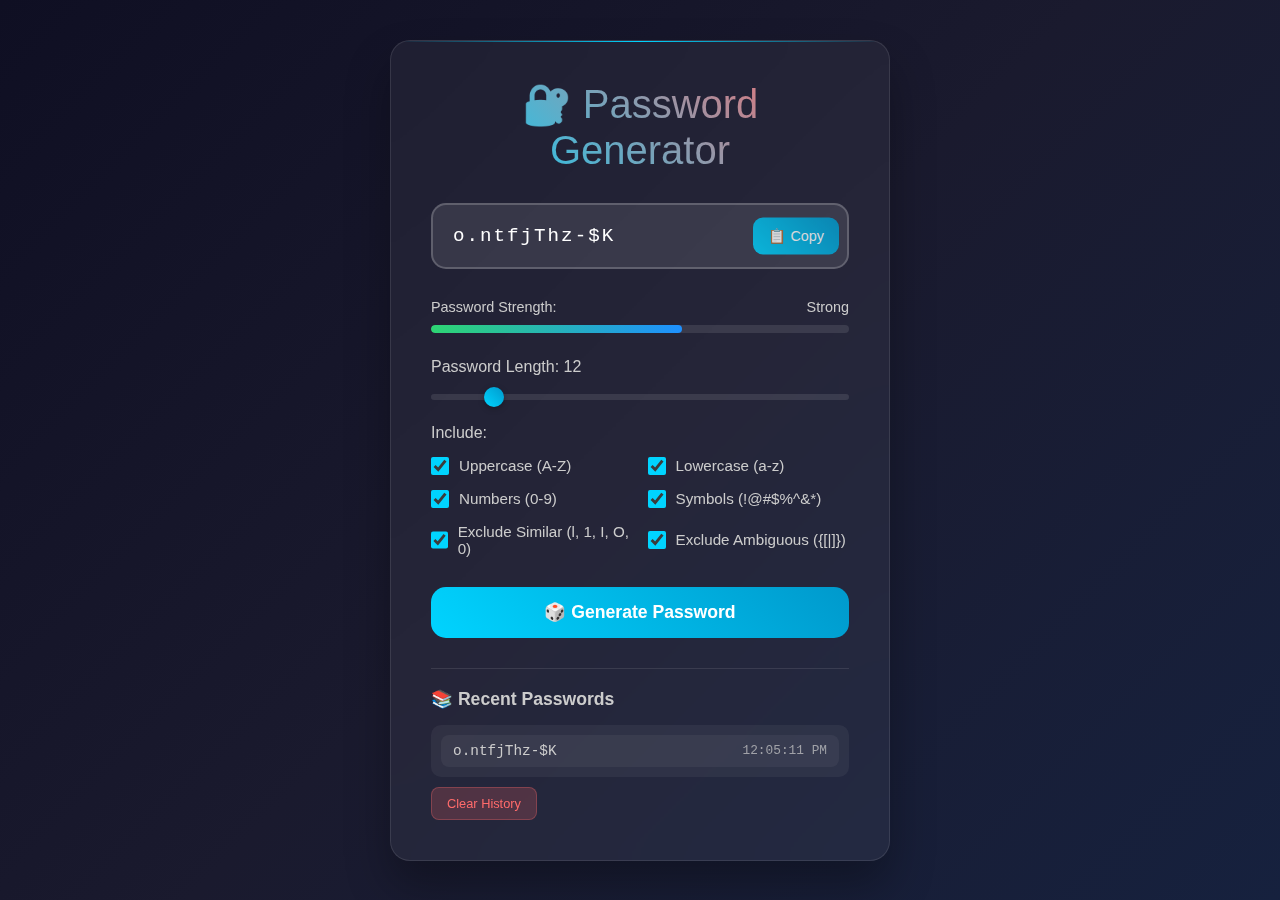
<file: projects/randomPassword.html>
<!DOCTYPE html>
<html lang="en">
  <head>
    <meta name="description" content="Generate secure random passwords with customizable options">
    <meta name="author" content="Ankita">
    <meta name="github" content="AnkitaMalik22">
    <meta charset="UTF-8" />
    <meta http-equiv="X-UA-Compatible" content="IE=edge" />
    <meta name="viewport" content="width=device-width, initial-scale=1.0" />
    <title>Random Password Generator</title>
    <style>
      * {
        margin: 0;
        padding: 0;
        box-sizing: border-box;
      }

      body {
        font-family: 'Segoe UI', Tahoma, Geneva, Verdana, sans-serif;
        background: linear-gradient(135deg, #0f0f23 0%, #1a1a2e 50%, #16213e 100%);
        min-height: 100vh;
        display: flex;
        align-items: center;
        justify-content: center;
        padding: 20px;
        color: #ffffff;
      }

      .container {
        background: rgba(255, 255, 255, 0.05);
        backdrop-filter: blur(20px);
        border-radius: 20px;
        padding: 40px;
        box-shadow: 0 25px 45px rgba(0, 0, 0, 0.3);
        border: 1px solid rgba(255, 255, 255, 0.1);
        max-width: 500px;
        width: 100%;
        position: relative;
        overflow: hidden;
      }

      .container::before {
        content: '';
        position: absolute;
        top: 0;
        left: 0;
        right: 0;
        height: 1px;
        background: linear-gradient(90deg, transparent, #00d4ff, transparent);
      }

      h1 {
        text-align: center;
        margin-bottom: 30px;
        font-size: 2.5rem;
        font-weight: 300;
        background: linear-gradient(45deg, #00d4ff, #ff6b6b);
        -webkit-background-clip: text;
        -webkit-text-fill-color: transparent;
        background-clip: text;
      }

      .password-display {
        position: relative;
        margin-bottom: 30px;
      }

      .password-input {
        width: 100%;
        padding: 20px;
        font-size: 1.2rem;
        background: rgba(255, 255, 255, 0.1);
        border: 2px solid rgba(255, 255, 255, 0.2);
        border-radius: 15px;
        color: #ffffff;
        font-family: 'Courier New', monospace;
        letter-spacing: 2px;
        transition: all 0.3s ease;
      }

      .password-input:focus {
        outline: none;
        border-color: #00d4ff;
        box-shadow: 0 0 20px rgba(0, 212, 255, 0.3);
      }

      .copy-btn {
        position: absolute;
        right: 10px;
        top: 50%;
        transform: translateY(-50%);
        background: linear-gradient(45deg, #00d4ff, #0099cc);
        border: none;
        border-radius: 10px;
        padding: 10px 15px;
        color: white;
        cursor: pointer;
        font-size: 0.9rem;
        transition: all 0.3s ease;
        opacity: 0.8;
      }

      .copy-btn:hover {
        opacity: 1;
        transform: translateY(-50%) scale(1.05);
      }

      .strength-meter {
        margin-bottom: 25px;
      }

      .strength-label {
        display: flex;
        justify-content: space-between;
        align-items: center;
        margin-bottom: 10px;
        font-size: 0.9rem;
        color: #cccccc;
      }

      .strength-bar {
        height: 8px;
        background: rgba(255, 255, 255, 0.1);
        border-radius: 4px;
        overflow: hidden;
        position: relative;
      }

      .strength-fill {
        height: 100%;
        width: 0%;
        transition: all 0.3s ease;
        border-radius: 4px;
      }

      .strength-weak { background: linear-gradient(90deg, #ff4757, #ff3742); }
      .strength-medium { background: linear-gradient(90deg, #ffa502, #ff9500); }
      .strength-strong { background: linear-gradient(90deg, #2ed573, #1e90ff); }
      .strength-very-strong { background: linear-gradient(90deg, #00d4ff, #0099cc); }

      .options {
        margin-bottom: 30px;
      }

      .option-group {
        margin-bottom: 20px;
      }

      .option-label {
        display: block;
        margin-bottom: 10px;
        font-weight: 500;
        color: #cccccc;
      }

      .length-slider {
        width: 100%;
        height: 6px;
        background: rgba(255, 255, 255, 0.1);
        border-radius: 3px;
        outline: none;
        -webkit-appearance: none;
      }

      .length-slider::-webkit-slider-thumb {
        -webkit-appearance: none;
        width: 20px;
        height: 20px;
        background: linear-gradient(45deg, #00d4ff, #0099cc);
        border-radius: 50%;
        cursor: pointer;
        box-shadow: 0 2px 6px rgba(0, 0, 0, 0.3);
      }

      .length-value {
        text-align: center;
        font-size: 1.5rem;
        font-weight: bold;
        color: #00d4ff;
        margin-top: 10px;
      }

      .checkbox-group {
        display: grid;
        grid-template-columns: repeat(auto-fit, minmax(200px, 1fr));
        gap: 15px;
        margin-top: 15px;
      }

      .checkbox-item {
        display: flex;
        align-items: center;
        gap: 10px;
        cursor: pointer;
      }

      .checkbox-item input[type="checkbox"] {
        width: 18px;
        height: 18px;
        accent-color: #00d4ff;
        cursor: pointer;
      }

      .checkbox-item label {
        cursor: pointer;
        font-size: 0.95rem;
        color: #cccccc;
      }

      .generate-btn {
        width: 100%;
        padding: 15px;
        background: linear-gradient(45deg, #00d4ff, #0099cc);
        border: none;
        border-radius: 15px;
        color: white;
        font-size: 1.1rem;
        font-weight: 600;
        cursor: pointer;
        transition: all 0.3s ease;
        position: relative;
        overflow: hidden;
      }

      .generate-btn:hover {
        transform: translateY(-2px);
        box-shadow: 0 10px 25px rgba(0, 212, 255, 0.3);
      }

      .generate-btn:active {
        transform: translateY(0);
      }

      .generate-btn::before {
        content: '';
        position: absolute;
        top: 0;
        left: -100%;
        width: 100%;
        height: 100%;
        background: linear-gradient(90deg, transparent, rgba(255, 255, 255, 0.2), transparent);
        transition: left 0.5s;
      }

      .generate-btn:hover::before {
        left: 100%;
      }

      .notification {
        position: fixed;
        top: 20px;
        right: 20px;
        background: linear-gradient(45deg, #2ed573, #1e90ff);
        color: white;
        padding: 15px 25px;
        border-radius: 10px;
        box-shadow: 0 10px 25px rgba(0, 0, 0, 0.3);
        transform: translateX(400px);
        transition: transform 0.3s ease;
        z-index: 1000;
      }

      .notification.show {
        transform: translateX(0);
      }

      .history {
        margin-top: 30px;
        padding-top: 20px;
        border-top: 1px solid rgba(255, 255, 255, 0.1);
      }

      .history h3 {
        margin-bottom: 15px;
        color: #cccccc;
        font-size: 1.1rem;
      }

      .history-list {
        max-height: 150px;
        overflow-y: auto;
        background: rgba(255, 255, 255, 0.05);
        border-radius: 10px;
        padding: 10px;
      }

      .history-item {
        display: flex;
        justify-content: space-between;
        align-items: center;
        padding: 8px 12px;
        margin-bottom: 5px;
        background: rgba(255, 255, 255, 0.05);
        border-radius: 8px;
        font-family: 'Courier New', monospace;
        font-size: 0.9rem;
        color: #cccccc;
        cursor: pointer;
        transition: all 0.3s ease;
      }

      .history-item:hover {
        background: rgba(255, 255, 255, 0.1);
        color: #ffffff;
      }

      .history-item:last-child {
        margin-bottom: 0;
      }

      .clear-history {
        background: rgba(255, 107, 107, 0.2);
        border: 1px solid rgba(255, 107, 107, 0.3);
        color: #ff6b6b;
        padding: 8px 15px;
        border-radius: 8px;
        cursor: pointer;
        font-size: 0.8rem;
        margin-top: 10px;
        transition: all 0.3s ease;
      }

      .clear-history:hover {
        background: rgba(255, 107, 107, 0.3);
      }

      @media (max-width: 600px) {
        .container {
          padding: 25px;
          margin: 10px;
        }

        h1 {
          font-size: 2rem;
        }

        .checkbox-group {
          grid-template-columns: 1fr;
        }

        .notification {
            right: 10px;
            left: 10px;
            transform: translateY(-100px);
        }

        .notification.show {
            transform: translateY(0);
        }
      }
    </style>
  </head>
  <body>
    <div class="container">
      <h1>🔐 Password Generator</h1>
      
      <div class="password-display">
        <input type="text" class="password-input" id="passwordInput" readonly placeholder="Your password will appear here...">
        <button class="copy-btn" id="copyBtn">📋 Copy</button>
      </div>

      <div class="strength-meter">
        <div class="strength-label">
          <span>Password Strength:</span>
          <span id="strengthText">Weak</span>
        </div>
        <div class="strength-bar">
          <div class="strength-fill" id="strengthFill"></div>
        </div>
      </div>

      <div class="options">
        <div class="option-group">
          <label class="option-label">Password Length: <span id="lengthValue">12</span></label>
          <input type="range" class="length-slider" id="lengthSlider" min="4" max="64" value="12">
        </div>

        <div class="option-group">
          <label class="option-label">Include:</label>
          <div class="checkbox-group">
            <div class="checkbox-item">
              <input type="checkbox" id="uppercase" checked>
              <label for="uppercase">Uppercase (A-Z)</label>
            </div>
            <div class="checkbox-item">
              <input type="checkbox" id="lowercase" checked>
              <label for="lowercase">Lowercase (a-z)</label>
            </div>
            <div class="checkbox-item">
              <input type="checkbox" id="numbers" checked>
              <label for="numbers">Numbers (0-9)</label>
            </div>
            <div class="checkbox-item">
              <input type="checkbox" id="symbols" checked>
              <label for="symbols">Symbols (!@#$%^&*)</label>
            </div>
            <div class="checkbox-item">
              <input type="checkbox" id="similar" checked>
              <label for="similar">Exclude Similar (l, 1, I, O, 0)</label>
            </div>
            <div class="checkbox-item">
              <input type="checkbox" id="ambiguous" checked>
              <label for="ambiguous">Exclude Ambiguous ({[|]})</label>
            </div>
          </div>
        </div>
      </div>

      <button class="generate-btn" id="generateBtn">🎲 Generate Password</button>

      <div class="history">
        <h3>📚 Recent Passwords</h3>
        <div class="history-list" id="historyList">
          <!-- History items will be added here -->
        </div>
        <button class="clear-history" id="clearHistory">Clear History</button>
      </div>
    </div>

    <div class="notification" id="notification"></div>

    <script>
      class PasswordGenerator {
        constructor() {
          this.passwordInput = document.getElementById('passwordInput');
          this.copyBtn = document.getElementById('copyBtn');
          this.generateBtn = document.getElementById('generateBtn');
          this.lengthSlider = document.getElementById('lengthSlider');
          this.lengthValue = document.getElementById('lengthValue');
          this.strengthFill = document.getElementById('strengthFill');
          this.strengthText = document.getElementById('strengthText');
          this.historyList = document.getElementById('historyList');
          this.clearHistoryBtn = document.getElementById('clearHistory');
          this.notification = document.getElementById('notification');
          
          this.passwordHistory = JSON.parse(localStorage.getItem('passwordHistory') || '[]');
          this.currentPassword = '';
          
          this.initializeEventListeners();
          this.updateHistoryDisplay();
          this.generatePassword();
        }

        initializeEventListeners() {
          this.generateBtn.addEventListener('click', () => this.generatePassword());
          this.copyBtn.addEventListener('click', () => this.copyPassword());
          this.lengthSlider.addEventListener('input', (e) => {
            this.lengthValue.textContent = e.target.value;
          });
          this.clearHistoryBtn.addEventListener('click', () => this.clearHistory());
        }

        generatePassword() {
          const length = parseInt(this.lengthSlider.value);
          const useUppercase = document.getElementById('uppercase').checked;
          const useLowercase = document.getElementById('lowercase').checked;
          const useNumbers = document.getElementById('numbers').checked;
          const useSymbols = document.getElementById('symbols').checked;
          const excludeSimilar = document.getElementById('similar').checked;
          const excludeAmbiguous = document.getElementById('ambiguous').checked;

          let charset = '';
          if (useUppercase) charset += 'ABCDEFGHIJKLMNOPQRSTUVWXYZ';
          if (useLowercase) charset += 'abcdefghijklmnopqrstuvwxyz';
          if (useNumbers) charset += '0123456789';
          if (useSymbols) charset += '!@#$%^&*()_+-=[]{}|;:,.<>?';

          if (excludeSimilar) {
            charset = charset.replace(/[l1IO0]/g, '');
          }
          if (excludeAmbiguous) {
            charset = charset.replace(/[{}[\]|]/g, '');
          }

          if (charset === '') {
            this.showNotification('Please select at least one character type!', 'error');
            return;
          }

          let password = '';
          for (let i = 0; i < length; i++) {
            password += charset.charAt(Math.floor(Math.random() * charset.length));
          }

          this.currentPassword = password;
          this.passwordInput.value = password;
          this.updateStrengthIndicator(password);
          this.addToHistory(password);
        }

        updateStrengthIndicator(password) {
          let score = 0;
          let feedback = [];

          // Length contribution
          if (password.length >= 12) score += 25;
          else if (password.length >= 8) score += 15;
          else if (password.length >= 6) score += 10;

          // Character variety contribution
          if (/[a-z]/.test(password)) score += 10;
          if (/[A-Z]/.test(password)) score += 10;
          if (/[0-9]/.test(password)) score += 10;
          if (/[^A-Za-z0-9]/.test(password)) score += 15;

          // Complexity contribution
          if (password.length >= 8 && /[a-z]/.test(password) && /[A-Z]/.test(password) && /[0-9]/.test(password)) {
            score += 20;
          }

          // Deduct for patterns
          if (/(.)\1{2,}/.test(password)) score -= 10; // Repeated characters
          if (/123|abc|qwe/i.test(password)) score -= 15; // Common sequences

          score = Math.max(0, Math.min(100, score));

          // Update UI
          this.strengthFill.style.width = score + '%';
          this.strengthFill.className = 'strength-fill';

          if (score < 30) {
            this.strengthFill.classList.add('strength-weak');
            this.strengthText.textContent = 'Weak';
          } else if (score < 60) {
            this.strengthFill.classList.add('strength-medium');
            this.strengthText.textContent = 'Medium';
          } else if (score < 80) {
            this.strengthFill.classList.add('strength-strong');
            this.strengthText.textContent = 'Strong';
          } else {
            this.strengthFill.classList.add('strength-very-strong');
            this.strengthText.textContent = 'Very Strong';
          }
        }

        async copyPassword() {
          if (!this.currentPassword) {
            this.showNotification('Generate a password first!', 'error');
            return;
          }

          try {
            await navigator.clipboard.writeText(this.currentPassword);
            this.showNotification('Password copied to clipboard!', 'success');
          } catch (err) {
            // Fallback for older browsers
            this.passwordInput.select();
            document.execCommand('copy');
            this.showNotification('Password copied to clipboard!', 'success');
          }
        }

        addToHistory(password) {
          const timestamp = new Date().toLocaleTimeString();
          const historyItem = { password, timestamp };
          
          // Remove if already exists
          this.passwordHistory = this.passwordHistory.filter(item => item.password !== password);
          
          // Add to beginning
          this.passwordHistory.unshift(historyItem);
          
          // Keep only last 10 passwords
          if (this.passwordHistory.length > 10) {
            this.passwordHistory = this.passwordHistory.slice(0, 10);
          }
          
          localStorage.setItem('passwordHistory', JSON.stringify(this.passwordHistory));
          this.updateHistoryDisplay();
        }

        updateHistoryDisplay() {
          this.historyList.innerHTML = '';
          
          if (this.passwordHistory.length === 0) {
            this.historyList.innerHTML = '<div style="text-align: center; color: #666; padding: 20px;">No passwords generated yet</div>';
            return;
          }

          this.passwordHistory.forEach(item => {
            const historyItem = document.createElement('div');
            historyItem.className = 'history-item';
            historyItem.innerHTML = `
              <span>${item.password}</span>
              <span style="font-size: 0.8rem; opacity: 0.7;">${item.timestamp}</span>
            `;
            
            historyItem.addEventListener('click', () => {
              this.currentPassword = item.password;
              this.passwordInput.value = item.password;
              this.updateStrengthIndicator(item.password);
              this.showNotification('Password loaded from history!', 'info');
            });
            
            this.historyList.appendChild(historyItem);
          });
        }

        clearHistory() {
          this.passwordHistory = [];
          localStorage.removeItem('passwordHistory');
          this.updateHistoryDisplay();
          this.showNotification('History cleared!', 'info');
        }

        showNotification(message, type = 'info') {
          this.notification.textContent = message;
          this.notification.className = 'notification';
          
          // Set color based on type
          if (type === 'error') {
            this.notification.style.background = 'linear-gradient(45deg, #ff4757, #ff3742)';
          } else if (type === 'success') {
            this.notification.style.background = 'linear-gradient(45deg, #2ed573, #1e90ff)';
          } else {
            this.notification.style.background = 'linear-gradient(45deg, #00d4ff, #0099cc)';
          }
          
          this.notification.classList.add('show');
          
          setTimeout(() => {
            this.notification.classList.remove('show');
          }, 3000);
        }
      }

      // Initialize the password generator when the page loads
      document.addEventListener('DOMContentLoaded', () => {
        new PasswordGenerator();
      });
    </script>
  </body>
</html>
</file>
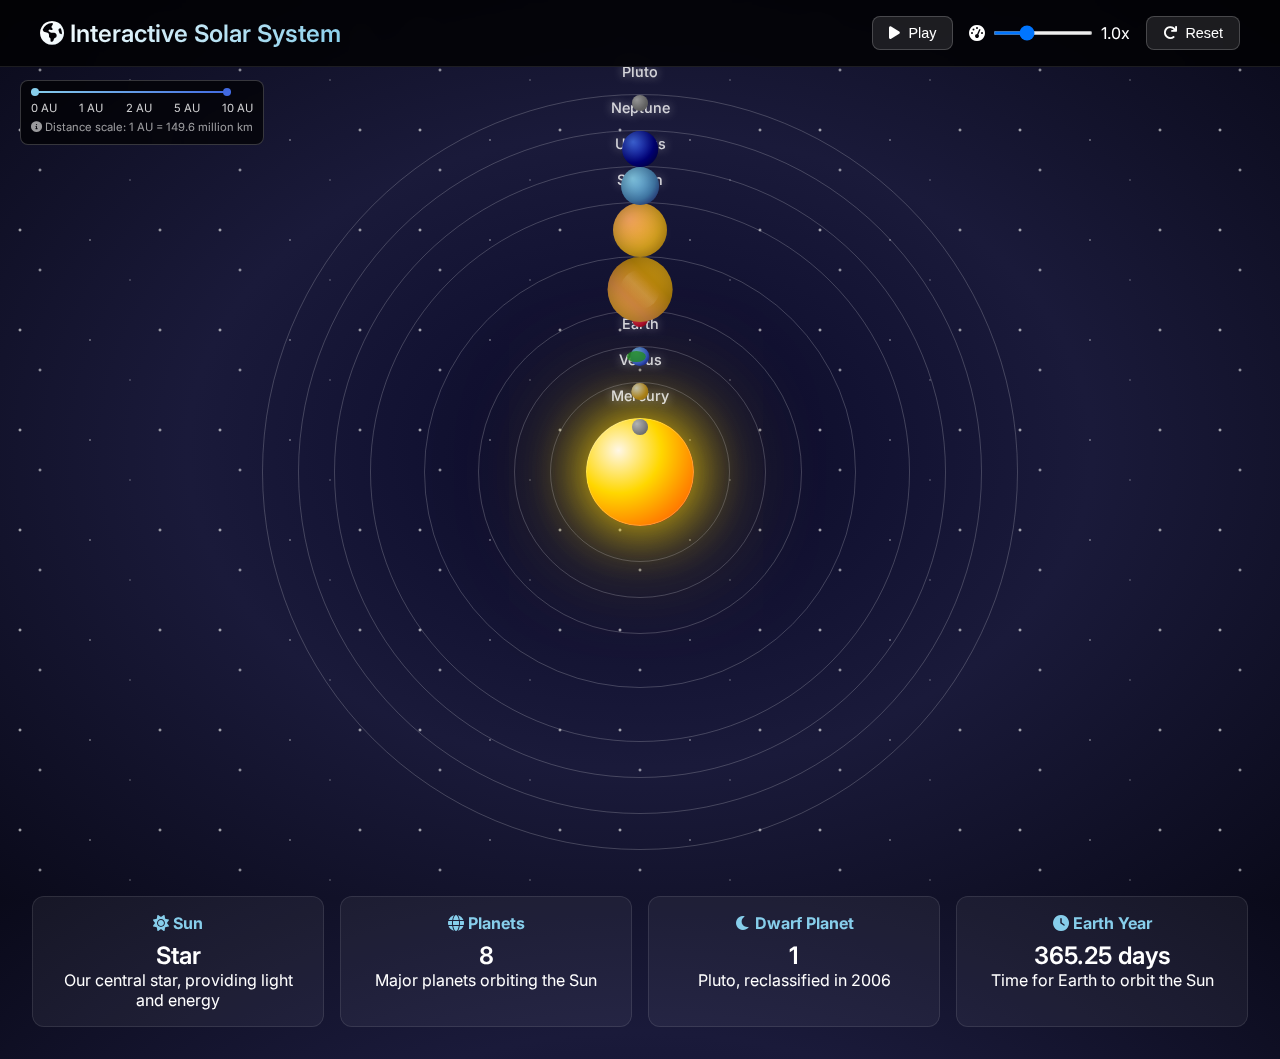
<file: projects/solar-system.html>
<!DOCTYPE html>
<html lang="en">
<head>
  <meta charset="utf-8">
  <meta name="viewport" content="width=device-width, initial-scale=1">
  <meta name="description" content="An interactive solar system with realistic planet movements and educational information">
  <meta name="author" content="Aryan Kapoor">
  <meta name="github" content="Aryankpoor">
  <title>Interactive Solar System</title>
  <link href="https://fonts.googleapis.com/css2?family=Inter:wght@300;400;500;600;700&display=swap" rel="stylesheet">
  <link rel="stylesheet" href="https://cdnjs.cloudflare.com/ajax/libs/font-awesome/6.0.0/css/all.min.css">
  <style>
    * {
      box-sizing: border-box;
      margin: 0;
      padding: 0;
    }

    html {
      height: 100%;
      width: 100%;
      scroll-behavior: smooth;
    }

    body {
      font-family: 'Inter', system-ui, sans-serif;
      color: white;
      background: radial-gradient(ellipse at center, #0a0a2a 0%, #1a1a3a 50%, #0a0a1a 100%);
      overflow-x: hidden;
      position: relative;
      min-height: 100vh;
    }

    body::before {
      content: '';
      position: fixed;
      top: 0;
      left: 0;
      width: 100%;
      height: 100%;
      background-image: 
        radial-gradient(2px 2px at 20px 30px, #eee, transparent),
        radial-gradient(2px 2px at 40px 70px, rgba(255,255,255,0.8), transparent),
        radial-gradient(1px 1px at 90px 40px, #fff, transparent),
        radial-gradient(1px 1px at 130px 80px, rgba(255,255,255,0.6), transparent),
        radial-gradient(2px 2px at 160px 30px, #ddd, transparent);
      background-repeat: repeat;
      background-size: 200px 100px;
      animation: twinkle 4s ease-in-out infinite alternate;
      z-index: -1;
    }

    @keyframes twinkle {
      0% { opacity: 0.3; }
      100% { opacity: 1; }
    }

    .header {
      position: fixed;
      top: 0;
      left: 0;
      right: 0;
      z-index: 1000;
      background: rgba(0, 0, 0, 0.8);
      backdrop-filter: blur(10px);
      border-bottom: 1px solid rgba(255, 255, 255, 0.1);
      padding: 1rem 2rem;
    }

    .header-content {
      max-width: 1200px;
      margin: 0 auto;
      display: flex;
      justify-content: space-between;
      align-items: center;
    }

    .title {
      font-size: 1.5rem;
      font-weight: 600;
      background: linear-gradient(135deg, #fff, #87ceeb);
      -webkit-background-clip: text;
      -webkit-text-fill-color: transparent;
      background-clip: text;
    }

    .controls {
      display: flex;
      gap: 1rem;
      align-items: center;
    }

    .control-btn {
      background: rgba(255, 255, 255, 0.1);
      border: 1px solid rgba(255, 255, 255, 0.2);
      color: white;
      padding: 0.5rem 1rem;
      border-radius: 8px;
      cursor: pointer;
      transition: all 0.3s ease;
      font-size: 0.9rem;
      display: flex;
      align-items: center;
      gap: 0.5rem;
    }

    .control-btn:hover {
      background: rgba(255, 255, 255, 0.2);
      transform: translateY(-2px);
    }

    .control-btn.active {
      background: rgba(255, 255, 255, 0.3);
      border-color: #87ceeb;
    }

    .speed-control {
      display: flex;
      align-items: center;
      gap: 0.5rem;
      color: white;
    }

    .speed-slider {
      width: 100px;
      height: 4px;
      background: rgba(255, 255, 255, 0.2);
      border-radius: 2px;
      outline: none;
      cursor: pointer;
    }

    .speed-slider::-webkit-slider-thumb {
      appearance: none;
      width: 16px;
      height: 16px;
      background: #87ceeb;
      border-radius: 50%;
      cursor: pointer;
    }

    .main-container {
      padding-top: 80px;
      min-height: 100vh;
      display: flex;
      flex-direction: column;
      align-items: center;
      padding-bottom: 2rem;
    }

    .solar-system {
      --sun-diameter: 12vh;
      --base-orbit-size: 80vh;
      position: relative;
      width: 100%;
      max-width: 1600px;
      margin: 2rem auto;
      height: var(--base-orbit-size);
      display: flex;
      justify-content: center;
      align-items: center;
    }

    .orbit {
      position: absolute;
      display: flex;
      justify-content: center;
      align-items: center;
      border-radius: 50%;
      border: 1px solid rgba(255, 255, 255, 0.2);
      transform: translate(-50%, -50%);
      top: 50%;
      left: 50%;
    }

    .orbit:has(.sun) {
      width: var(--sun-diameter);
      height: var(--sun-diameter);
      border: none;
    }

    .orbit:has(.mercury) { width: calc(var(--base-orbit-size) * 0.15); height: calc(var(--base-orbit-size) * 0.15); }
    .orbit:has(.venus) { width: calc(var(--base-orbit-size) * 0.25); height: calc(var(--base-orbit-size) * 0.25); }
    .orbit:has(.earth) { width: calc(var(--base-orbit-size) * 0.35); height: calc(var(--base-orbit-size) * 0.35); }
    .orbit:has(.mars) { width: calc(var(--base-orbit-size) * 0.45); height: calc(var(--base-orbit-size) * 0.45); }
    .orbit:has(.jupiter) { width: calc(var(--base-orbit-size) * 0.6); height: calc(var(--base-orbit-size) * 0.6); }
    .orbit:has(.saturn) { width: calc(var(--base-orbit-size) * 0.75); height: calc(var(--base-orbit-size) * 0.75); }
    .orbit:has(.uranus) { width: calc(var(--base-orbit-size) * 0.85); height: calc(var(--base-orbit-size) * 0.85); }
    .orbit:has(.neptune) { width: calc(var(--base-orbit-size) * 0.95); height: calc(var(--base-orbit-size) * 0.95); }
    .orbit:has(.pluto) { width: calc(var(--base-orbit-size) * 1.05); height: calc(var(--base-orbit-size) * 1.05); }

    .planet {
      --planet-diameter: max(calc(var(--planet-size) * var(--sun-diameter)), 1rem);
      position: absolute;
      width: var(--planet-diameter);
      height: var(--planet-diameter);
      border-radius: 50%;
      z-index: 1;
      cursor: pointer;
      transition: all 0.3s ease;
      box-shadow: inset 0 0 20px rgba(0, 0, 0, 0.3);
      user-select: none;
      -webkit-user-select: none;
      top: 0;
      left: 50%;
      transform: translateX(-50%);
    }

    .planet:hover {
      transform: scale(1.2);
      z-index: 10;
      box-shadow: 0 0 30px rgba(135, 206, 235, 0.8);
      border: 2px solid rgba(135, 206, 235, 0.6);
    }

    .planet::after {
      content: 'Click for info';
      position: absolute;
      top: -30px;
      left: 50%;
      transform: translateX(-50%);
      background: rgba(0, 0, 0, 0.8);
      color: white;
      padding: 4px 8px;
      border-radius: 4px;
      font-size: 0.7rem;
      opacity: 0;
      transition: opacity 0.3s ease;
      pointer-events: none;
      white-space: nowrap;
    }

    .planet:hover::after {
      opacity: 1;
    }

    .planet.sun {
      --planet-size: 1;
      background: radial-gradient(circle at 30% 30%, #fff7e6, #ffd700 40%, #ff8c00 70%, #ff4500);
      box-shadow: 
        0 0 60px #ffd700,
        0 0 120px rgba(255, 215, 0, 0.5),
        0 0 180px rgba(255, 215, 0, 0.3);
      animation: sunPulse 3s ease-in-out infinite alternate;
      top: 50%;
      left: 50%;
      transform: translate(-50%, -50%);
    }

    @keyframes sunPulse {
      0% { box-shadow: 0 0 60px #ffd700, 0 0 120px rgba(255, 215, 0, 0.5), 0 0 180px rgba(255, 215, 0, 0.3); }
      100% { box-shadow: 0 0 80px #ffd700, 0 0 160px rgba(255, 215, 0, 0.6), 0 0 240px rgba(255, 215, 0, 0.4); }
    }

    .planet.mercury { --planet-size: 0.12; background: radial-gradient(circle at 30% 30%, #e6e6e6, #a0a0a0 60%, #696969); }
    .planet.venus { --planet-size: 0.16; background: radial-gradient(circle at 30% 30%, #f5f5dc, #daa520 60%, #b8860b); }
    .planet.earth { --planet-size: 0.18; background: radial-gradient(circle at 30% 30%, #87ceeb, #4169e1 60%, #000080); position: relative; }
    .planet.earth::after {
      content: '';
      position: absolute;
      top: 20%;
      left: 30%;
      width: 15%;
      height: 15%;
      background: #228b22;
      border-radius: 50%;
      opacity: 0.8;
    }
    .planet.mars { --planet-size: 0.14; background: radial-gradient(circle at 30% 30%, #ff6347, #dc143c 60%, #8b0000); }
    .planet.jupiter { --planet-size: 0.6; background: linear-gradient(45deg, #daa520, #cd853f, #b8860b, #daa520); position: relative; }
    .planet.jupiter::before {
      content: '';
      position: absolute;
      top: 20%;
      left: 20%;
      width: 60%;
      height: 60%;
      background: linear-gradient(45deg, transparent 30%, rgba(255, 255, 255, 0.1) 50%, transparent 70%);
      border-radius: 50%;
    }
    .planet.saturn { --planet-size: 0.5; background: radial-gradient(circle at 30% 30%, #f4a460, #daa520 60%, #b8860b); position: relative; }
    .planet.saturn::after {
      content: '';
      position: absolute;
      top: -20%;
      left: -20%;
      width: 140%;
      height: 140%;
      border: 3px solid rgba(255, 255, 255, 0.3);
      border-radius: 50%;
      transform: rotateX(75deg);
    }
    .planet.uranus { --planet-size: 0.35; background: radial-gradient(circle at 30% 30%, #87ceeb, #4682b4 60%, #191970); }
    .planet.neptune { --planet-size: 0.33; background: radial-gradient(circle at 30% 30%, #4169e1, #000080 60%, #000033); }
    .planet.pluto { --planet-size: 0.06; background: radial-gradient(circle at 30% 30%, #c0c0c0, #808080 60%, #696969); }

    .axis {
      position: absolute;
      width: 100%;
      height: 100%;
      transform-origin: center;
      animation: orbit 8s linear infinite;
    }

    .axis.paused {
      animation-play-state: paused;
    }

    .label {
      position: absolute;
      top: -2rem;
      left: 50%;
      transform: translateX(-50%);
      font-weight: 500;
      font-size: 0.9rem;
      color: rgba(255, 255, 255, 0.8);
      text-shadow: 0 0 10px rgba(255, 255, 255, 0.5);
      white-space: nowrap;
      z-index: 10;
    }

    @keyframes orbit {
      from { transform: rotate(0deg); }
      to { transform: rotate(360deg); }
    }

    .distance-scale {
      position: fixed;
      top: 80px;
      left: 20px;
      z-index: 100;
      background: rgba(0, 0, 0, 0.7);
      border: 1px solid rgba(255, 255, 255, 0.2);
      border-radius: 8px;
      padding: 10px;
      backdrop-filter: blur(10px);
    }

    .scale-line {
      width: 200px;
      height: 2px;
      background: linear-gradient(to right, #87ceeb, #4169e1);
      margin-bottom: 8px;
      position: relative;
    }

    .scale-line::before {
      content: '';
      position: absolute;
      left: 0;
      top: -3px;
      width: 8px;
      height: 8px;
      background: #87ceeb;
      border-radius: 50%;
    }

    .scale-line::after {
      content: '';
      position: absolute;
      right: 0;
      top: -3px;
      width: 8px;
      height: 8px;
      background: #4169e1;
      border-radius: 50%;
    }

    .scale-labels {
      display: flex;
      justify-content: space-between;
      font-size: 0.7rem;
      color: rgba(255, 255, 255, 0.8);
      margin-bottom: 5px;
    }

    .scale-note {
      font-size: 0.7rem;
      color: rgba(255, 255, 255, 0.6);
      text-align: center;
    }

    .info-panel {
      position: fixed;
      top: 50%;
      right: 2rem;
      transform: translateY(-50%);
      background: rgba(0, 0, 0, 0.95);
      backdrop-filter: blur(15px);
      border: 1px solid rgba(135, 206, 235, 0.3);
      border-radius: 16px;
      padding: 1.5rem;
      max-width: 350px;
      z-index: 1000;
      opacity: 0;
      visibility: hidden;
      transition: all 0.3s ease;
      box-shadow: 0 8px 32px rgba(0, 0, 0, 0.5);
    }

    .info-panel.visible {
      opacity: 1;
      visibility: visible;
    }

    .info-panel h3 {
      margin: 0 0 1rem 0;
      color: #87ceeb;
      font-size: 1.2rem;
    }

    .info-panel p {
      margin: 0.5rem 0;
      font-size: 0.9rem;
      line-height: 1.4;
    }

    .close-btn {
      position: absolute;
      top: 0.5rem;
      right: 0.5rem;
      background: none;
      border: none;
      color: white;
      cursor: pointer;
      font-size: 1.2rem;
      padding: 0.25rem;
    }

    .stats {
      display: grid;
      grid-template-columns: repeat(auto-fit, minmax(200px, 1fr));
      gap: 1rem;
      margin-top: 2rem;
      padding: 0 2rem;
      width: 100%;
      max-width: 1400px;
    }

    .stat-card {
      background: rgba(255, 255, 255, 0.05);
      border: 1px solid rgba(255, 255, 255, 0.1);
      border-radius: 12px;
      padding: 1rem;
      text-align: center;
    }

    .stat-card h4 {
      color: #87ceeb;
      margin-bottom: 0.5rem;
    }

    .stat-value {
      font-size: 1.5rem;
      font-weight: 600;
      color: white;
    }

    @media (max-width: 768px) {
      .header-content {
        flex-direction: column;
        gap: 1rem;
      }

      .controls {
        flex-wrap: wrap;
        justify-content: center;
      }

      .solar-system {
        --sun-diameter: 8vh;
        --base-orbit-size: 90vw;
        height: var(--base-orbit-size);
        margin: 1rem auto;
      }

      .info-panel {
        position: fixed;
        top: auto;
        bottom: 1rem;
        right: 1rem;
        left: 1rem;
        transform: none;
        max-width: none;
      }

      .stats {
        grid-template-columns: 1fr;
        padding: 0 1rem;
      }

      .distance-scale {
        top: 120px;
        left: 10px;
        transform: scale(0.8);
      }
    }
  </style>
</head>

<body>
  <header class="header">
    <div class="header-content">
      <h1 class="title">
        <i class="fas fa-globe-americas"></i>
        Interactive Solar System
      </h1>
      <div class="controls">
        <button class="control-btn" id="play-pause">
          <i class="fas fa-play" id="play-icon"></i>
          <span id="play-text">Play</span>
        </button>
        <div class="speed-control">
          <i class="fas fa-tachometer-alt"></i>
          <input type="range" class="speed-slider" id="speed-slider" min="0.1" max="3" step="0.1" value="1">
          <span id="speed-value">1x</span>
        </div>
        <button class="control-btn" id="reset-btn">
          <i class="fas fa-redo"></i>
          Reset
        </button>
      </div>
    </div>
  </header>

  <div class="main-container">
    <div class="solar-system" id="solar-system">
      <div class="distance-scale">
        <div class="scale-line"></div>
        <div class="scale-labels">
          <span>0 AU</span>
          <span>1 AU</span>
          <span>2 AU</span>
          <span>5 AU</span>
          <span>10 AU</span>
        </div>
        <div class="scale-note">
          <i class="fas fa-info-circle"></i>
          Distance scale: 1 AU = 149.6 million km
        </div>
      </div>
      
      <div class="orbit">
        <div class="planet sun" data-planet="sun"></div>
      </div>
      <div class="orbit">
        <div class="label">Mercury</div>
        <div class="axis">
          <div class="planet mercury" data-planet="mercury"></div>
        </div>
      </div>
      <div class="orbit">
        <div class="label">Venus</div>
        <div class="axis">
          <div class="planet venus" data-planet="venus"></div>
        </div>
      </div>
      <div class="orbit">
        <div class="label">Earth</div>
        <div class="axis">
          <div class="planet earth" data-planet="earth"></div>
        </div>
      </div>
      <div class="orbit">
        <div class="label">Mars</div>
        <div class="axis">
          <div class="planet mars" data-planet="mars"></div>
        </div>
      </div>
      <div class="orbit">
        <div class="label">Jupiter</div>
        <div class="axis">
          <div class="planet jupiter" data-planet="jupiter"></div>
        </div>
      </div>
      <div class="orbit">
        <div class="label">Saturn</div>
        <div class="axis">
          <div class="planet saturn" data-planet="saturn"></div>
        </div>
      </div>
      <div class="orbit">
        <div class="label">Uranus</div>
        <div class="axis">
          <div class="planet uranus" data-planet="uranus"></div>
        </div>
      </div>
      <div class="orbit">
        <div class="label">Neptune</div>
        <div class="axis">
          <div class="planet neptune" data-planet="neptune"></div>
        </div>
      </div>
      <div class="orbit">
        <div class="label">Pluto</div>
        <div class="axis">
          <div class="planet pluto" data-planet="pluto"></div>
        </div>
      </div>
    </div>

    <div class="stats">
      <div class="stat-card">
        <h4><i class="fas fa-sun"></i> Sun</h4>
        <div class="stat-value">Star</div>
        <p>Our central star, providing light and energy</p>
      </div>
      <div class="stat-card">
        <h4><i class="fas fa-globe"></i> Planets</h4>
        <div class="stat-value">8</div>
        <p>Major planets orbiting the Sun</p>
      </div>
      <div class="stat-card">
        <h4><i class="fas fa-moon"></i> Dwarf Planet</h4>
        <div class="stat-value">1</div>
        <p>Pluto, reclassified in 2006</p>
      </div>
      <div class="stat-card">
        <h4><i class="fas fa-clock"></i> Earth Year</h4>
        <div class="stat-value">365.25 days</div>
        <p>Time for Earth to orbit the Sun</p>
      </div>
    </div>
  </div>

  <div class="info-panel" id="info-panel">
    <button class="close-btn" id="close-info">
      <i class="fas fa-times"></i>
    </button>
    <div id="info-content"></div>
  </div>

  <script>
    class InteractiveSolarSystem {
      constructor() {
        this.isPlaying = true;
        this.speed = 1;
        this.planetData = {
          sun: {
            name: 'Sun',
            type: 'Star',
            diameter: '1,392,700 km',
            mass: '1.989 × 10³⁰ kg',
            temperature: '5,778 K',
            distanceKm: '0 km',
            distanceLy: '0 ly',
            period: 'N/A',
            description: 'The Sun is the star at the center of our Solar System. It contains 99.86% of the system\'s mass and provides the energy that sustains life on Earth.'
          },
          mercury: {
            name: 'Mercury',
            type: 'Terrestrial Planet',
            diameter: '4,879 km',
            mass: '3.285 × 10²³ kg',
            distanceKm: '57,900,000 km',
            distanceLy: '0.000006 ly',
            period: '88 days',
            description: 'Mercury is the smallest and innermost planet in the Solar System. It has no moons and a very thin atmosphere.'
          },
          venus: {
            name: 'Venus',
            type: 'Terrestrial Planet',
            diameter: '12,104 km',
            mass: '4.867 × 10²⁴ kg',
            distanceKm: '108,200,000 km',
            distanceLy: '0.000011 ly',
            period: '225 days',
            description: 'Venus is the second planet from the Sun and is Earth\'s closest planetary neighbor. It\'s often called Earth\'s twin due to similar size.'
          },
          earth: {
            name: 'Earth',
            type: 'Terrestrial Planet',
            diameter: '12,742 km',
            mass: '5.972 × 10²⁴ kg',
            distanceKm: '149,600,000 km',
            distanceLy: '0.000016 ly',
            period: '365.25 days',
            description: 'Earth is our home planet and the only known planet with life. It has one natural satellite - the Moon.'
          },
          mars: {
            name: 'Mars',
            type: 'Terrestrial Planet',
            diameter: '6,779 km',
            mass: '6.39 × 10²³ kg',
            distanceKm: '227,900,000 km',
            distanceLy: '0.000024 ly',
            period: '687 days',
            description: 'Mars is the fourth planet from the Sun and is often called the Red Planet due to its reddish appearance.'
          },
          jupiter: {
            name: 'Jupiter',
            type: 'Gas Giant',
            diameter: '139,820 km',
            mass: '1.898 × 10²⁷ kg',
            distanceKm: '778,500,000 km',
            distanceLy: '0.000082 ly',
            period: '11.86 years',
            description: 'Jupiter is the largest planet in our Solar System. It has 79 known moons and a Great Red Spot storm.'
          },
          saturn: {
            name: 'Saturn',
            type: 'Gas Giant',
            diameter: '116,460 km',
            mass: '5.683 × 10²⁶ kg',
            distanceKm: '1,400,000,000 km',
            distanceLy: '0.000148 ly',
            period: '29.46 years',
            description: 'Saturn is famous for its spectacular ring system. It has 82 confirmed moons and is the least dense planet.'
          },
          uranus: {
            name: 'Uranus',
            type: 'Ice Giant',
            diameter: '50,724 km',
            mass: '8.681 × 10²⁵ kg',
            distanceKm: '2,900,000,000 km',
            distanceLy: '0.000307 ly',
            period: '84 years',
            description: 'Uranus is the seventh planet from the Sun and rotates on its side. It has 27 known moons.'
          },
          neptune: {
            name: 'Neptune',
            type: 'Ice Giant',
            diameter: '49,244 km',
            mass: '1.024 × 10²⁶ kg',
            distanceKm: '4,500,000,000 km',
            distanceLy: '0.000476 ly',
            period: '164.8 years',
            description: 'Neptune is the eighth and farthest known planet from the Sun. It has 14 known moons and strong winds.'
          },
          pluto: {
            name: 'Pluto',
            type: 'Dwarf Planet',
            diameter: '2,377 km',
            mass: '1.309 × 10²² kg',
            distanceKm: '5,900,000,000 km',
            distanceLy: '0.000624 ly',
            period: '248 years',
            description: 'Pluto was reclassified as a dwarf planet in 2006. It has 5 known moons and an elliptical orbit.'
          }
        };
        
        this.init();
      }

      init() {
        this.updateSpeed();
        this.bindEvents();
      }

      bindEvents() {
        document.getElementById('play-pause').addEventListener('click', () => {
          this.togglePlayPause();
        });

        document.getElementById('speed-slider').addEventListener('input', (e) => {
          this.speed = parseFloat(e.target.value);
          this.updateSpeed();
        });

        document.getElementById('reset-btn').addEventListener('click', () => {
          this.reset();
        });

        document.getElementById('solar-system').addEventListener('click', (e) => {
          const planet = e.target.closest('.planet');
          if (planet) {
            const planetName = planet.dataset.planet;
            this.showPlanetInfo(planetName);
          }
        });

        document.getElementById('close-info').addEventListener('click', () => {
          this.hideInfoPanel();
        });

        document.addEventListener('click', (e) => {
          if (!e.target.closest('.info-panel') && !e.target.closest('.planet')) {
            this.hideInfoPanel();
          }
        });
      }

              togglePlayPause() {
          this.isPlaying = !this.isPlaying;
          const axes = document.querySelectorAll('.axis');
          const playIcon = document.getElementById('play-icon');
          const playText = document.getElementById('play-text');

          axes.forEach(axis => {
            if (this.isPlaying) {
              axis.classList.remove('paused');
            } else {
              axis.classList.add('paused');
            }
          });
          playIcon.className = this.isPlaying ? 'fas fa-pause' : 'fas fa-play';
          playText.textContent = this.isPlaying ? 'Pause' : 'Play';
        }

      updateSpeed() {
        const baseDuration = 8; // Base duration for Earth in seconds
        const periods = {
          mercury: 0.24,
          venus: 0.615,
          earth: 1,
          mars: 1.88,
          jupiter: 11.86,
          saturn: 29.46,
          uranus: 84,
          neptune: 164,
          pluto: 248
        };

        document.querySelectorAll('.axis').forEach(axis => {
          const planet = axis.querySelector('.planet');
          if (planet && planet.dataset.planet !== 'sun') {
            const planetName = planet.dataset.planet;
            const duration = (baseDuration * periods[planetName]) / this.speed;
            axis.style.animationDuration = `${duration}s`;
          }
        });

        document.getElementById('speed-value').textContent = `${this.speed.toFixed(1)}x`;
      }

      reset() {
        this.speed = 1;
        document.getElementById('speed-slider').value = 1;
        document.querySelectorAll('.axis').forEach(axis => {
          axis.style.animation = 'none';
          axis.offsetHeight; // Trigger reflow
          axis.style.animation = null;
        });
        this.isPlaying = true;
        this.updateSpeed();
        const playIcon = document.getElementById('play-icon');
        const playText = document.getElementById('play-text');
        playIcon.className = 'fas fa-pause';
        playText.textContent = 'Pause';
        document.querySelectorAll('.axis').forEach(axis => axis.classList.remove('paused'));
      }

      showPlanetInfo(planetName) {
        const planet = this.planetData[planetName];
        const infoPanel = document.getElementById('info-panel');
        const infoContent = document.getElementById('info-content');

        if (!planet) return;

        document.querySelectorAll('.planet').forEach(p => {
          p.style.border = 'none';
          p.style.boxShadow = 'inset 0 0 20px rgba(0, 0, 0, 0.3)';
        });

        const clickedPlanet = document.querySelector(`[data-planet="${planetName}"]`);
        if (clickedPlanet) {
          clickedPlanet.style.border = '3px solid #ff6b6b';
          clickedPlanet.style.boxShadow = '0 0 40px rgba(255, 107, 107, 0.8)';
        }

        infoContent.innerHTML = `
          <h3><i class="fas fa-globe"></i> ${planet.name}</h3>
          <p><i class="fas fa-tag"></i> <strong>Type:</strong> ${planet.type}</p>
          ${planet.diameter ? `<p><i class="fas fa-ruler"></i> <strong>Diameter:</strong> ${planet.diameter}</p>` : ''}
          ${planet.mass ? `<p><i class="fas fa-weight-hanging"></i> <strong>Mass:</strong> ${planet.mass}</p>` : ''}
          ${planet.temperature ? `<p><i class="fas fa-thermometer-half"></i> <strong>Surface Temperature:</strong> ${planet.temperature}</p>` : ''}
          ${planet.distanceKm ? `<p><i class="fas fa-ruler-horizontal"></i> <strong>Distance from Sun:</strong><br>${planet.distanceKm}<br><span style="color: #87ceeb; font-size: 0.9em;">(${planet.distanceLy})</span></p>` : ''}
          ${planet.period ? `<p><i class="fas fa-clock"></i> <strong>Orbital Period:</strong> ${planet.period}</p>` : ''}
          <p><i class="fas fa-info-circle"></i> <strong>Description:</strong><br>${planet.description}</p>
        `;

        infoPanel.classList.add('visible');
      }

      hideInfoPanel() {
        const infoPanel = document.getElementById('info-panel');
        infoPanel.classList.remove('visible');
        document.querySelectorAll('.planet').forEach(p => {
          p.style.border = 'none';
          p.style.boxShadow = 'inset 0 0 20px rgba(0, 0, 0, 0.3)';
        });
      }
    }

    document.addEventListener('DOMContentLoaded', () => {
      new InteractiveSolarSystem();
    });
  </script>
</body>
</html>
</file>
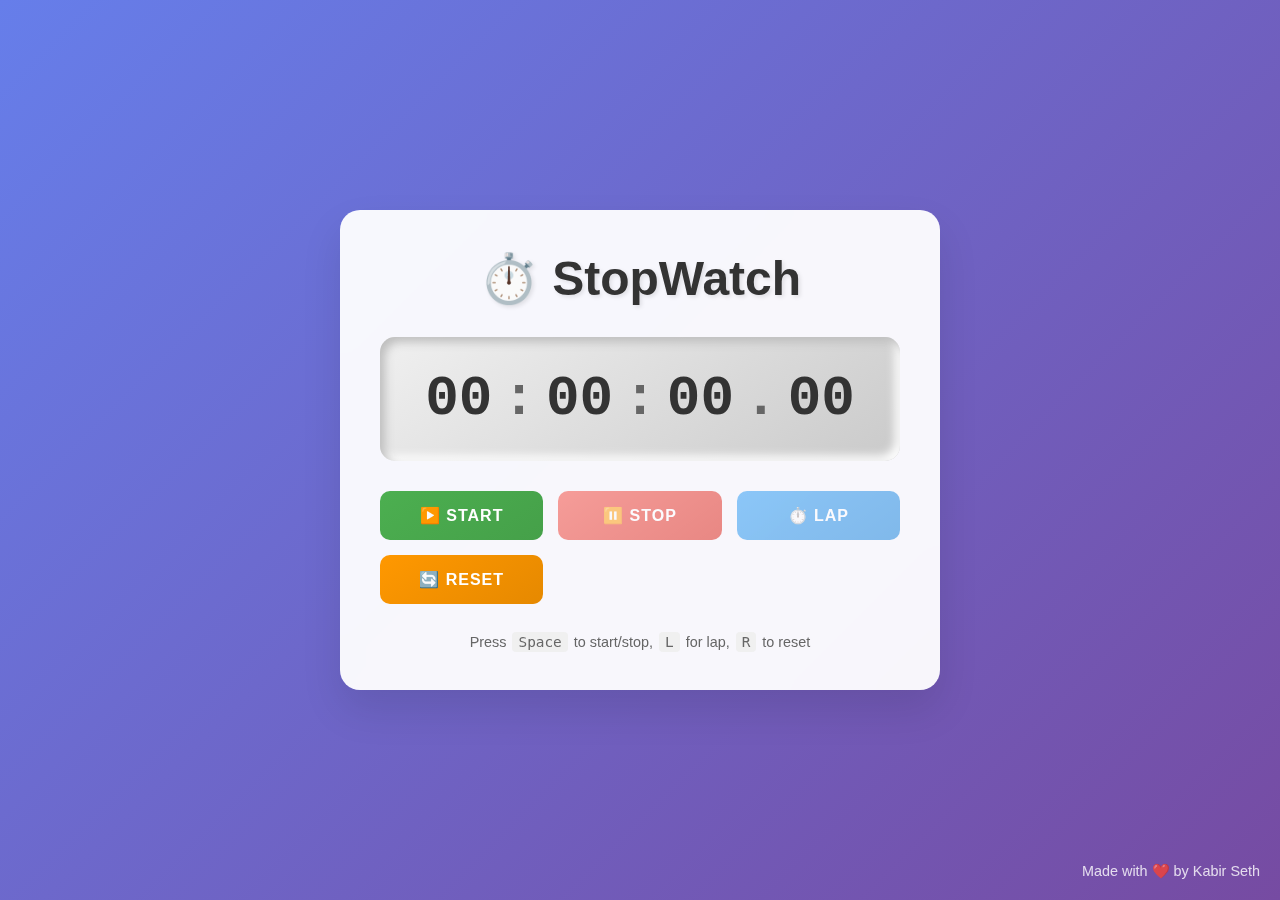
<file: projects/stopWatch.html>
<!DOCTYPE html>
<html lang="en">
	<head>
		<meta charset="UTF-8" />
		<meta name="viewport" content="width=device-width, initial-scale=1.0" />
		<meta http-equiv="X-UA-Compatible" content="ie=edge" />
		<meta name="description" content="An advanced online stopwatch with lap times, keyboard shortcuts, and precise timing">
		<meta name="author" content="Kabir Seth">
		<meta name="github" content="sethkabir">
		<title>Advanced StopWatch</title>
		<style>
			* {
				margin: 0;
				padding: 0;
				box-sizing: border-box;
			}

			body {
				background: linear-gradient(135deg, #667eea 0%, #764ba2 100%);
				font-family: 'Segoe UI', Tahoma, Geneva, Verdana, sans-serif;
				min-height: 100vh;
				display: flex;
				flex-direction: column;
				align-items: center;
				justify-content: center;
				padding: 20px;
			}

			.container {
				background: rgba(255, 255, 255, 0.95);
				border-radius: 20px;
				box-shadow: 0 20px 40px rgba(0, 0, 0, 0.1);
				padding: 40px;
				max-width: 600px;
				width: 100%;
				backdrop-filter: blur(10px);
			}

			.heading {
				text-align: center;
				font-size: 3rem;
				font-weight: 700;
				color: #333;
				margin-bottom: 30px;
				text-shadow: 2px 2px 4px rgba(0, 0, 0, 0.1);
			}

			.timer-display {
				background: linear-gradient(145deg, #f0f0f0, #cacaca);
				border-radius: 15px;
				padding: 30px;
				margin-bottom: 30px;
				text-align: center;
				box-shadow: inset 5px 5px 10px #bebebe, inset -5px -5px 10px #ffffff;
			}

			.timer-digits {
				display: flex;
				justify-content: center;
				align-items: center;
				gap: 10px;
				font-family: 'Courier New', monospace;
				font-size: 3.5rem;
				font-weight: bold;
				color: #333;
			}

			.timer-separator {
				color: #666;
				animation: pulse 1s infinite;
			}

			@keyframes pulse {
				0%, 100% { opacity: 1; }
				50% { opacity: 0.5; }
			}

			.controls {
				display: grid;
				grid-template-columns: repeat(auto-fit, minmax(120px, 1fr));
				gap: 15px;
				margin-bottom: 30px;
			}

			.btn {
				padding: 15px 20px;
				border: none;
				border-radius: 10px;
				font-size: 1rem;
				font-weight: 600;
				cursor: pointer;
				transition: all 0.3s ease;
				text-transform: uppercase;
				letter-spacing: 1px;
				position: relative;
				overflow: hidden;
			}

			.btn:before {
				content: '';
				position: absolute;
				top: 0;
				left: -100%;
				width: 100%;
				height: 100%;
				background: linear-gradient(90deg, transparent, rgba(255,255,255,0.2), transparent);
				transition: left 0.5s;
			}

			.btn:hover:before {
				left: 100%;
			}

			.btn:active {
				transform: scale(0.95);
			}

			.btn:disabled {
				opacity: 0.5;
				cursor: not-allowed;
				transform: none;
			}

			.btn-start {
				background: linear-gradient(145deg, #4CAF50, #45a049);
				color: white;
			}

			.btn-stop {
				background: linear-gradient(145deg, #f44336, #da190b);
				color: white;
			}

			.btn-lap {
				background: linear-gradient(145deg, #2196F3, #0b7dda);
				color: white;
			}

			.btn-reset {
				background: linear-gradient(145deg, #ff9800, #e68900);
				color: white;
			}

			.lap-section {
				background: rgba(255, 255, 255, 0.8);
				border-radius: 15px;
				padding: 20px;
				max-height: 300px;
				overflow-y: auto;
				box-shadow: 0 5px 15px rgba(0, 0, 0, 0.1);
			}

			.lap-header {
				display: flex;
				justify-content: space-between;
				padding: 10px 0;
				border-bottom: 2px solid #eee;
				font-weight: bold;
				color: #333;
				margin-bottom: 10px;
			}

			.lap-item {
				display: flex;
				justify-content: space-between;
				padding: 10px 0;
				border-bottom: 1px solid #f0f0f0;
				font-family: 'Courier New', monospace;
				font-size: 1.1rem;
			}

			.lap-item:nth-child(even) {
				background: rgba(0, 0, 0, 0.02);
			}

			.lap-number {
				font-weight: bold;
				color: #2196F3;
			}

			.lap-time {
				color: #333;
			}

			.lap-difference {
				color: #666;
				font-size: 0.9rem;
			}

			.keyboard-hints {
				text-align: center;
				margin-top: 20px;
				color: #666;
				font-size: 0.9rem;
			}

			.keyboard-hints span {
				background: #f0f0f0;
				padding: 2px 6px;
				border-radius: 4px;
				margin: 0 2px;
				font-family: monospace;
			}

			.footer {
				position: fixed;
				bottom: 20px;
				right: 20px;
				color: rgba(255, 255, 255, 0.8);
				font-size: 0.9rem;
			}

			@media (max-width: 768px) {
				.container {
					padding: 20px;
					margin: 10px;
				}

				.heading {
					font-size: 2rem;
				}

				.timer-digits {
					font-size: 2.5rem;
				}

				.controls {
					grid-template-columns: repeat(2, 1fr);
				}

				.btn {
					padding: 12px 15px;
					font-size: 0.9rem;
				}
			}

			@media (max-width: 480px) {
				.timer-digits {
					font-size: 2rem;
				}

				.controls {
					grid-template-columns: 1fr;
				}
			}
		</style>
	</head>
	<body>
		<div class="container">
			<h1 class="heading">⏱️ StopWatch</h1>

			<div class="timer-display">
				<div class="timer-digits">
					<span id="hours">00</span>
					<span class="timer-separator">:</span>
					<span id="minutes">00</span>
					<span class="timer-separator">:</span>
					<span id="seconds">00</span>
					<span class="timer-separator">.</span>
					<span id="milliseconds">00</span>
				</div>
			</div>

			<div class="controls">
				<button class="btn btn-start" id="startBtn">▶️ Start</button>
				<button class="btn btn-stop" id="stopBtn" disabled>⏸️ Stop</button>
				<button class="btn btn-lap" id="lapBtn" disabled>⏱️ Lap</button>
				<button class="btn btn-reset" id="resetBtn">🔄 Reset</button>
			</div>

			<div class="lap-section" id="lapSection" style="display: none;">
				<div class="lap-header">
					<span>Lap</span>
					<span>Time</span>
					<span>Difference</span>
				</div>
				<div id="lapList"></div>
			</div>

			<div class="keyboard-hints">
				Press <span>Space</span> to start/stop, <span>L</span> for lap, <span>R</span> to reset
			</div>
		</div>

		<div class="footer">
			Made with ❤️ by Kabir Seth
		</div>

		<script>
			class Stopwatch {
				constructor() {
					this.isRunning = false;
					this.startTime = 0;
					this.elapsedTime = 0;
					this.interval = null;
					this.laps = [];
					this.lastLapTime = 0;

					this.hoursElement = document.getElementById('hours');
					this.minutesElement = document.getElementById('minutes');
					this.secondsElement = document.getElementById('seconds');
					this.millisecondsElement = document.getElementById('milliseconds');
					this.startBtn = document.getElementById('startBtn');
					this.stopBtn = document.getElementById('stopBtn');
					this.lapBtn = document.getElementById('lapBtn');
					this.resetBtn = document.getElementById('resetBtn');
					this.lapSection = document.getElementById('lapSection');
					this.lapList = document.getElementById('lapList');

					this.bindEvents();
					this.updateDisplay();
				}

				bindEvents() {
					this.startBtn.addEventListener('click', () => this.start());
					this.stopBtn.addEventListener('click', () => this.stop());
					this.lapBtn.addEventListener('click', () => this.lap());
					this.resetBtn.addEventListener('click', () => this.reset());

					// Keyboard shortcuts
					document.addEventListener('keydown', (e) => {
						if (e.code === 'Space') {
							e.preventDefault();
							if (this.isRunning) {
								this.stop();
							} else {
								this.start();
							}
						} else if (e.code === 'KeyL') {
							e.preventDefault();
							this.lap();
						} else if (e.code === 'KeyR') {
							e.preventDefault();
							this.reset();
						}
					});
				}

				start() {
					if (!this.isRunning) {
						this.isRunning = true;
						this.startTime = Date.now() - this.elapsedTime;
						this.interval = setInterval(() => this.updateDisplay(), 10);
						this.updateButtons();
					}
				}

				stop() {
					if (this.isRunning) {
						this.isRunning = false;
						this.elapsedTime = Date.now() - this.startTime;
						clearInterval(this.interval);
						this.updateButtons();
					}
				}

				lap() {
					if (this.isRunning || this.elapsedTime > 0) {
						const currentTime = this.isRunning ? Date.now() - this.startTime : this.elapsedTime;
						const lapTime = currentTime - this.lastLapTime;
						
						this.laps.push({
							number: this.laps.length + 1,
							totalTime: currentTime,
							lapTime: lapTime
						});

						this.lastLapTime = currentTime;
						this.updateLapDisplay();
						this.lapSection.style.display = 'block';
					}
				}

				reset() {
					this.stop();
					this.elapsedTime = 0;
					this.laps = [];
					this.lastLapTime = 0;
					this.updateDisplay();
					this.updateButtons();
					this.lapSection.style.display = 'none';
					this.lapList.innerHTML = '';
				}

				updateDisplay() {
					const time = this.isRunning ? Date.now() - this.startTime : this.elapsedTime;
					const hours = Math.floor(time / 3600000);
					const minutes = Math.floor((time % 3600000) / 60000);
					const seconds = Math.floor((time % 60000) / 1000);
					const milliseconds = Math.floor((time % 1000) / 10);

					this.hoursElement.textContent = hours.toString().padStart(2, '0');
					this.minutesElement.textContent = minutes.toString().padStart(2, '0');
					this.secondsElement.textContent = seconds.toString().padStart(2, '0');
					this.millisecondsElement.textContent = milliseconds.toString().padStart(2, '0');
				}

				updateLapDisplay() {
					this.lapList.innerHTML = '';
					
					this.laps.forEach((lap, index) => {
						const lapItem = document.createElement('div');
						lapItem.className = 'lap-item';
						
						const totalTimeStr = this.formatTime(lap.totalTime);
						const lapTimeStr = this.formatTime(lap.lapTime);
						
						// Calculate difference from previous lap
						let difference = '';
						if (index > 0) {
							const diff = lap.lapTime - this.laps[index - 1].lapTime;
							const diffStr = this.formatTime(Math.abs(diff));
							difference = diff >= 0 ? `+${diffStr}` : `-${diffStr}`;
						}

						lapItem.innerHTML = `
							<span class="lap-number">#${lap.number}</span>
							<span class="lap-time">${totalTimeStr}</span>
							<span class="lap-difference">${difference || '-'}</span>
						`;
						
						this.lapList.appendChild(lapItem);
					});
				}

				formatTime(milliseconds) {
					const hours = Math.floor(milliseconds / 3600000);
					const minutes = Math.floor((milliseconds % 3600000) / 60000);
					const seconds = Math.floor((milliseconds % 60000) / 1000);
					const ms = Math.floor((milliseconds % 1000) / 10);

					if (hours > 0) {
						return `${hours.toString().padStart(2, '0')}:${minutes.toString().padStart(2, '0')}:${seconds.toString().padStart(2, '0')}.${ms.toString().padStart(2, '0')}`;
					} else {
						return `${minutes.toString().padStart(2, '0')}:${seconds.toString().padStart(2, '0')}.${ms.toString().padStart(2, '0')}`;
					}
				}

				updateButtons() {
					this.startBtn.disabled = this.isRunning;
					this.stopBtn.disabled = !this.isRunning;
					this.lapBtn.disabled = !this.isRunning && this.elapsedTime === 0;
				}
			}

			// Initialize the stopwatch when the page loads
			document.addEventListener('DOMContentLoaded', () => {
				new Stopwatch();
			});
		</script>
	</body>
</html>
</file>
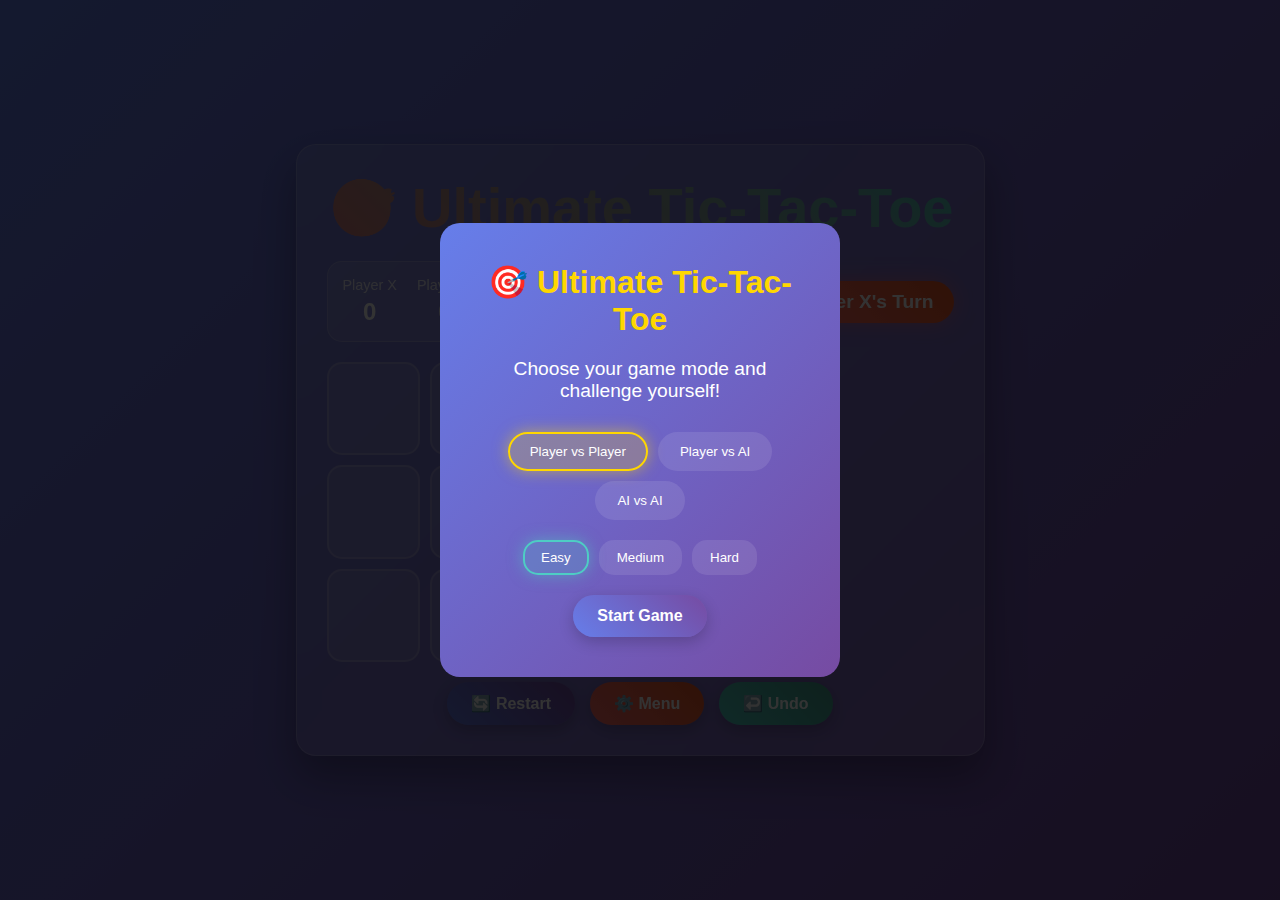
<file: projects/tic-tac-toe.html>
<!DOCTYPE html>
<html lang="en">
<head>
    <meta charset="UTF-8">
    <meta name="viewport" content="width=device-width, initial-scale=1.0">
    <meta name="description" content="Advanced Tic-Tac-Toe game with AI, multiple modes, and modern design">
    <meta name="author" content="Sumandeep Kaur">
    <meta name="github" content="Sumandeep-Kaur">
    <title>Ultimate Tic-Tac-Toe</title>
    <style>
        * {
            margin: 0;
            padding: 0;
            box-sizing: border-box;
        }

        body {
            min-height: 100vh;
            display: flex;
            flex-direction: column;
            justify-content: center;
            align-items: center;
            background: linear-gradient(135deg, #667eea 0%, #764ba2 100%);
            font-family: 'Arial', sans-serif;
            overflow-x: hidden;
        }

        .game-container {
            background: rgba(255, 255, 255, 0.1);
            backdrop-filter: blur(10px);
            border-radius: 20px;
            padding: 30px;
            box-shadow: 0 20px 40px rgba(0, 0, 0, 0.3);
            border: 1px solid rgba(255, 255, 255, 0.2);
        }

        h1 {
            font-size: 3.5rem;
            font-weight: bold;
            text-align: center;
            margin-bottom: 20px;
            background: linear-gradient(45deg, #ff6b6b, #4ecdc4, #45b7d1, #96ceb4);
            background-size: 400% 400%;
            -webkit-background-clip: text;
            -webkit-text-fill-color: transparent;
            background-clip: text;
            animation: gradientShift 3s ease-in-out infinite;
        }

        @keyframes gradientShift {
            0%, 100% { background-position: 0% 50%; }
            50% { background-position: 100% 50%; }
        }

        .game-info {
            display: flex;
            justify-content: space-between;
            align-items: center;
            margin-bottom: 20px;
            gap: 20px;
        }

        .score-board {
            display: flex;
            gap: 20px;
            background: rgba(255, 255, 255, 0.1);
            padding: 15px;
            border-radius: 15px;
            border: 1px solid rgba(255, 255, 255, 0.2);
        }

        .score-item {
            text-align: center;
            color: white;
        }

        .score-label {
            font-size: 0.9rem;
            opacity: 0.8;
            margin-bottom: 5px;
        }

        .score-value {
            font-size: 1.5rem;
            font-weight: bold;
        }

        .turn-indicator {
            font-size: 1.2rem;
            font-weight: bold;
            color: white;
            padding: 10px 20px;
            border-radius: 25px;
            transition: all 0.3s ease;
            animation: pulse 2s infinite;
        }

        .turn-indicator.x {
            background: linear-gradient(45deg, #ff6b6b, #ee5a24);
            box-shadow: 0 0 20px rgba(255, 107, 107, 0.5);
        }

        .turn-indicator.o {
            background: linear-gradient(45deg, #4ecdc4, #44a08d);
            box-shadow: 0 0 20px rgba(78, 205, 196, 0.5);
        }

        @keyframes pulse {
            0%, 100% { transform: scale(1); }
            50% { transform: scale(1.05); }
        }

        .board {
            width: 300px;
            height: 300px;
            display: grid;
            grid-template-columns: repeat(3, 1fr);
            gap: 10px;
            margin: 20px 0;
        }

        .cell {
            background: rgba(255, 255, 255, 0.1);
            border: 2px solid rgba(255, 255, 255, 0.2);
            border-radius: 15px;
            display: flex;
            justify-content: center;
            align-items: center;
            font-size: 3rem;
            font-weight: bold;
            cursor: pointer;
            transition: all 0.3s ease;
            position: relative;
            overflow: hidden;
        }

        .cell:hover {
            background: rgba(255, 255, 255, 0.2);
            transform: scale(1.05);
            box-shadow: 0 10px 20px rgba(0, 0, 0, 0.2);
        }

        .cell.x {
            color: #ff6b6b;
            cursor: not-allowed;
            animation: popIn 0.3s ease;
        }

        .cell.o {
            color: #4ecdc4;
            cursor: not-allowed;
            animation: popIn 0.3s ease;
        }

        .cell.winning {
            background: linear-gradient(45deg, #ffd700, #ffed4e);
            color: #333;
            animation: winner 0.6s ease infinite;
        }

        @keyframes popIn {
            0% { transform: scale(0); }
            50% { transform: scale(1.2); }
            100% { transform: scale(1); }
        }

        @keyframes winner {
            0%, 100% { transform: scale(1); }
            50% { transform: scale(1.1); }
        }

        .controls {
            display: flex;
            gap: 15px;
            margin-top: 20px;
            flex-wrap: wrap;
            justify-content: center;
        }

        .btn {
            padding: 12px 24px;
            border: none;
            border-radius: 25px;
            font-size: 1rem;
            font-weight: bold;
            cursor: pointer;
            transition: all 0.3s ease;
            background: linear-gradient(45deg, #667eea, #764ba2);
            color: white;
            box-shadow: 0 5px 15px rgba(0, 0, 0, 0.2);
        }

        .btn:hover {
            transform: translateY(-2px);
            box-shadow: 0 8px 25px rgba(0, 0, 0, 0.3);
        }

        .btn.secondary {
            background: linear-gradient(45deg, #ff6b6b, #ee5a24);
        }

        .btn.tertiary {
            background: linear-gradient(45deg, #4ecdc4, #44a08d);
        }

        .modal {
            position: fixed;
            top: 0;
            left: 0;
            width: 100%;
            height: 100%;
            background: rgba(0, 0, 0, 0.8);
            display: flex;
            justify-content: center;
            align-items: center;
            z-index: 1000;
            opacity: 0;
            visibility: hidden;
            transition: all 0.3s ease;
        }

        .modal.show {
            opacity: 1;
            visibility: visible;
        }

        .modal-content {
            background: linear-gradient(135deg, #667eea, #764ba2);
            padding: 40px;
            border-radius: 20px;
            text-align: center;
            color: white;
            max-width: 400px;
            width: 90%;
            transform: scale(0.7);
            transition: transform 0.3s ease;
        }

        .modal.show .modal-content {
            transform: scale(1);
        }

        .modal h2 {
            font-size: 2rem;
            margin-bottom: 20px;
            color: #ffd700;
        }

        .modal p {
            font-size: 1.2rem;
            margin-bottom: 30px;
        }

        .game-mode-selector {
            display: flex;
            gap: 10px;
            margin: 20px 0;
            justify-content: center;
            flex-wrap: wrap;
        }

        .mode-btn {
            padding: 10px 20px;
            border: 2px solid transparent;
            border-radius: 20px;
            cursor: pointer;
            transition: all 0.3s ease;
            background: rgba(255, 255, 255, 0.1);
            color: white;
        }

        .mode-btn.active {
            border-color: #ffd700;
            background: rgba(255, 215, 0, 0.2);
            box-shadow: 0 0 15px rgba(255, 215, 0, 0.5);
        }

        .difficulty-selector {
            display: flex;
            gap: 10px;
            margin: 20px 0;
            justify-content: center;
        }

        .difficulty-btn {
            padding: 8px 16px;
            border: 2px solid transparent;
            border-radius: 15px;
            cursor: pointer;
            transition: all 0.3s ease;
            background: rgba(255, 255, 255, 0.1);
            color: white;
        }

        .difficulty-btn.active {
            border-color: #4ecdc4;
            background: rgba(78, 205, 196, 0.2);
            box-shadow: 0 0 15px rgba(78, 205, 196, 0.5);
        }

        .hide {
            display: none !important;
        }

        .particle {
            position: absolute;
            width: 4px;
            height: 4px;
            background: #ffd700;
            border-radius: 50%;
            pointer-events: none;
            animation: particleFade 1s ease-out forwards;
        }

        @keyframes particleFade {
            to {
                opacity: 0;
                transform: scale(0) translateY(-20px);
            }
        }

        @media (max-width: 768px) {
            .game-container {
                padding: 20px;
                margin: 10px;
            }

            h1 {
                font-size: 2.5rem;
            }

            .board {
                width: 250px;
                height: 250px;
            }

            .cell {
                font-size: 2.5rem;
            }

            .game-info {
                flex-direction: column;
                gap: 15px;
            }

            .controls {
                flex-direction: column;
                align-items: center;
            }
        }
    </style>
</head>
<body>
    <div class="game-container">
        <h1>🎯 Ultimate Tic-Tac-Toe</h1>
        
        <div class="game-info">
            <div class="score-board">
                <div class="score-item">
                    <div class="score-label">Player X</div>
                    <div class="score-value" id="scoreX">0</div>
                </div>
                <div class="score-item">
                    <div class="score-label">Player O</div>
                    <div class="score-value" id="scoreO">0</div>
                </div>
                <div class="score-item">
                    <div class="score-label">Draws</div>
                    <div class="score-value" id="scoreDraw">0</div>
                </div>
            </div>
            <div class="turn-indicator x" id="turnIndicator">Player X's Turn</div>
        </div>

        <div class="board" id="board">
            <div class="cell" data-index="0"></div>
            <div class="cell" data-index="1"></div>
            <div class="cell" data-index="2"></div>
            <div class="cell" data-index="3"></div>
            <div class="cell" data-index="4"></div>
            <div class="cell" data-index="5"></div>
            <div class="cell" data-index="6"></div>
            <div class="cell" data-index="7"></div>
            <div class="cell" data-index="8"></div>
        </div>

        <div class="controls">
            <button class="btn" onclick="game.restart()">🔄 Restart</button>
            <button class="btn secondary" onclick="game.showMenu()">⚙️ Menu</button>
            <button class="btn tertiary" onclick="game.undoMove()">↩️ Undo</button>
        </div>
    </div>

    <div class="modal" id="startModal">
        <div class="modal-content">
            <h2>🎯 Ultimate Tic-Tac-Toe</h2>
            <p>Choose your game mode and challenge yourself!</p>
            
            <div class="game-mode-selector">
                <button class="mode-btn active" onclick="setGameMode('pvp')">Player vs Player</button>
                <button class="mode-btn" onclick="setGameMode('ai')">Player vs AI</button>
                <button class="mode-btn" onclick="setGameMode('ai-vs-ai')">AI vs AI</button>
            </div>
            
            <div class="difficulty-selector" id="difficultySelector">
                <button class="difficulty-btn active" onclick="setDifficulty('easy')">Easy</button>
                <button class="difficulty-btn" onclick="setDifficulty('medium')">Medium</button>
                <button class="difficulty-btn" onclick="setDifficulty('hard')">Hard</button>
            </div>
            
            <button class="btn" onclick="game.startGame()">Start Game</button>
        </div>
    </div>

    <script>
        class UltimateTicTacToe {
            constructor() {
                this.board = document.getElementById('board');
                this.cells = document.querySelectorAll('.cell');
                this.turnIndicator = document.getElementById('turnIndicator');
                this.scoreX = document.getElementById('scoreX');
                this.scoreO = document.getElementById('scoreO');
                this.scoreDraw = document.getElementById('scoreDraw');
                
                this.currentPlayer = 'x';
                this.gameMode = 'pvp';
                this.difficulty = 'medium';
                this.gameActive = false;
                this.moveHistory = [];
                this.scores = { x: 0, o: 0, draw: 0 };
                
                this.winningCombinations = [
                    [0, 1, 2], [3, 4, 5], [6, 7, 8], // Rows
                    [0, 3, 6], [1, 4, 7], [2, 5, 8], // Columns
                    [0, 4, 8], [2, 4, 6] // Diagonals
                ];
                
                this.sounds = this.initSounds();
                this.bindEvents();
                this.showMenu();
            }
            
            initSounds() {
                const audioContext = new (window.AudioContext || window.webkitAudioContext)();
                
                return {
                    move: () => this.playTone(800, 0.1, audioContext),
                    win: () => this.playTone(1000, 0.5, audioContext),
                    draw: () => this.playTone(600, 0.3, audioContext),
                    ai: () => this.playTone(400, 0.2, audioContext)
                };
            }
            
            playTone(frequency, duration, audioContext) {
                const oscillator = audioContext.createOscillator();
                const gainNode = audioContext.createGain();
                
                oscillator.connect(gainNode);
                gainNode.connect(audioContext.destination);
                
                oscillator.frequency.value = frequency;
                oscillator.type = 'sine';
                
                gainNode.gain.setValueAtTime(0.1, audioContext.currentTime);
                gainNode.gain.exponentialRampToValueAtTime(0.01, audioContext.currentTime + duration);
                
                oscillator.start(audioContext.currentTime);
                oscillator.stop(audioContext.currentTime + duration);
            }
            
            bindEvents() {
                this.cells.forEach(cell => {
                    cell.addEventListener('click', (e) => this.handleCellClick(e));
                });
            }
            
            setGameMode(mode) {
                this.gameMode = mode;
                document.querySelectorAll('.mode-btn').forEach(btn => btn.classList.remove('active'));
                event.target.classList.add('active');
                
                const difficultySelector = document.getElementById('difficultySelector');
                if (mode === 'ai' || mode === 'ai-vs-ai') {
                    difficultySelector.style.display = 'flex';
                } else {
                    difficultySelector.style.display = 'none';
                }
            }
            
            setDifficulty(level) {
                this.difficulty = level;
                document.querySelectorAll('.difficulty-btn').forEach(btn => btn.classList.remove('active'));
                event.target.classList.add('active');
            }
            
            startGame() {
                this.gameActive = true;
                this.currentPlayer = 'x';
                this.moveHistory = [];
                this.clearBoard();
                this.updateTurnIndicator();
                this.hideModal();
                
                if (this.gameMode === 'ai-vs-ai') {
                    this.startAIVsAI();
                }
            }
            
            handleCellClick(event) {
                if (!this.gameActive) return;
                
                const cell = event.target;
                const index = parseInt(cell.dataset.index);
                
                if (cell.textContent !== '') return;
                
                this.makeMove(index);
                
                if (this.gameMode === 'ai' && this.gameActive && this.currentPlayer === 'o') {
                    setTimeout(() => this.makeAIMove(), 500);
                }
            }
            
            makeMove(index) {
                const cell = this.cells[index];
                cell.textContent = this.currentPlayer.toUpperCase();
                cell.classList.add(this.currentPlayer);
                
                this.moveHistory.push({ player: this.currentPlayer, index: index });
                this.sounds.move();
                this.createParticles(cell);
                
                if (this.checkWin()) {
                    this.endGame(this.currentPlayer);
                } else if (this.checkDraw()) {
                    this.endGame('draw');
                } else {
                    this.switchPlayer();
                }
            }
            
            makeAIMove() {
                if (!this.gameActive) return;
                
                let move;
                switch (this.difficulty) {
                    case 'easy':
                        move = this.getRandomMove();
                        break;
                    case 'medium':
                        move = Math.random() < 0.7 ? this.getBestMove() : this.getRandomMove();
                        break;
                    case 'hard':
                        move = this.getBestMove();
                        break;
                    default:
                        move = this.getBestMove();
                }
                
                if (move !== -1) {
                    this.makeMove(move);
                }
            }
            
            getBestMove() {
                // Check for winning move
                for (let i = 0; i < 9; i++) {
                    if (this.cells[i].textContent === '') {
                        this.cells[i].textContent = 'O';
                        if (this.checkWin()) {
                            this.cells[i].textContent = '';
                            return i;
                        }
                        this.cells[i].textContent = '';
                    }
                }
                
                // Block opponent's winning move
                for (let i = 0; i < 9; i++) {
                    if (this.cells[i].textContent === '') {
                        this.cells[i].textContent = 'X';
                        if (this.checkWin()) {
                            this.cells[i].textContent = '';
                            return i;
                        }
                        this.cells[i].textContent = '';
                    }
                }
                
                // Take center if available
                if (this.cells[4].textContent === '') {
                    return 4;
                }
                
                // Take corners
                const corners = [0, 2, 6, 8];
                const availableCorners = corners.filter(i => this.cells[i].textContent === '');
                if (availableCorners.length > 0) {
                    return availableCorners[Math.floor(Math.random() * availableCorners.length)];
                }
                
                // Take any available edge
                const edges = [1, 3, 5, 7];
                const availableEdges = edges.filter(i => this.cells[i].textContent === '');
                if (availableEdges.length > 0) {
                    return availableEdges[Math.floor(Math.random() * availableEdges.length)];
                }
                
                return -1;
            }
            
            getRandomMove() {
                const availableMoves = [];
                for (let i = 0; i < 9; i++) {
                    if (this.cells[i].textContent === '') {
                        availableMoves.push(i);
                    }
                }
                return availableMoves.length > 0 ? availableMoves[Math.floor(Math.random() * availableMoves.length)] : -1;
            }
            
            startAIVsAI() {
                const interval = setInterval(() => {
                    if (!this.gameActive) {
                        clearInterval(interval);
                        return;
                    }
                    
                    if (this.currentPlayer === 'x') {
                        this.makeMove(this.getBestMove());
                    } else {
                        this.makeMove(this.getBestMove());
                    }
                    
                    if (!this.gameActive) {
                        clearInterval(interval);
                    }
                }, 1000);
            }
            
            checkWin() {
                return this.winningCombinations.some(combination => {
                    const [a, b, c] = combination;
                    return this.cells[a].textContent !== '' &&
                           this.cells[a].textContent === this.cells[b].textContent &&
                           this.cells[a].textContent === this.cells[c].textContent;
                });
            }
            
            checkDraw() {
                return Array.from(this.cells).every(cell => cell.textContent !== '');
            }
            
            endGame(result) {
                this.gameActive = false;
                
                if (result === 'draw') {
                    this.scores.draw++;
                    this.sounds.draw();
                    this.showModal('It\'s a Draw!', 'The game ended in a tie.');
                } else {
                    this.scores[result]++;
                    this.sounds.win();
                    this.highlightWinningCells();
                    this.showModal(`Player ${result.toUpperCase()} Wins!`, `Congratulations to Player ${result.toUpperCase()}!`);
                }
                
                this.updateScores();
            }
            
            highlightWinningCells() {
                this.winningCombinations.forEach(combination => {
                    const [a, b, c] = combination;
                    if (this.cells[a].textContent !== '' &&
                        this.cells[a].textContent === this.cells[b].textContent &&
                        this.cells[a].textContent === this.cells[c].textContent) {
                        this.cells[a].classList.add('winning');
                        this.cells[b].classList.add('winning');
                        this.cells[c].classList.add('winning');
                    }
                });
            }
            
            switchPlayer() {
                this.currentPlayer = this.currentPlayer === 'x' ? 'o' : 'x';
                this.updateTurnIndicator();
            }
            
            updateTurnIndicator() {
                this.turnIndicator.textContent = `Player ${this.currentPlayer.toUpperCase()}'s Turn`;
                this.turnIndicator.className = `turn-indicator ${this.currentPlayer}`;
            }
            
            updateScores() {
                this.scoreX.textContent = this.scores.x;
                this.scoreO.textContent = this.scores.o;
                this.scoreDraw.textContent = this.scores.draw;
            }
            
            clearBoard() {
                this.cells.forEach(cell => {
                    cell.textContent = '';
                    cell.className = 'cell';
                });
            }
            
            restart() {
                this.gameActive = true;
                this.currentPlayer = 'x';
                this.moveHistory = [];
                this.clearBoard();
                this.updateTurnIndicator();
            }
            
            undoMove() {
                if (this.moveHistory.length === 0) return;
                
                const lastMove = this.moveHistory.pop();
                const cell = this.cells[lastMove.index];
                cell.textContent = '';
                cell.classList.remove(lastMove.player);
                
                this.currentPlayer = lastMove.player;
                this.updateTurnIndicator();
                this.gameActive = true;
            }
            
            showModal(title, message) {
                const modal = document.getElementById('startModal');
                const titleElement = modal.querySelector('h2');
                const messageElement = modal.querySelector('p');
                
                titleElement.textContent = title;
                messageElement.textContent = message;
                
                modal.classList.add('show');
            }
            
            hideModal() {
                document.getElementById('startModal').classList.remove('show');
            }
            
            showMenu() {
                this.showModal('🎯 Ultimate Tic-Tac-Toe', 'Choose your game mode and challenge yourself!');
            }
            
            createParticles(element) {
                const rect = element.getBoundingClientRect();
                for (let i = 0; i < 8; i++) {
                    const particle = document.createElement('div');
                    particle.className = 'particle';
                    particle.style.left = (rect.left + rect.width / 2) + 'px';
                    particle.style.top = (rect.top + rect.height / 2) + 'px';
                    document.body.appendChild(particle);
                    
                    setTimeout(() => particle.remove(), 1000);
                }
            }
        }
        
        // Initialize game
        const game = new UltimateTicTacToe();
        
        // Global functions for buttons
        function setGameMode(mode) {
            game.setGameMode(mode);
        }
        
        function setDifficulty(level) {
            game.setDifficulty(level);
        }
    </script>
</body>
</html>
</file>
